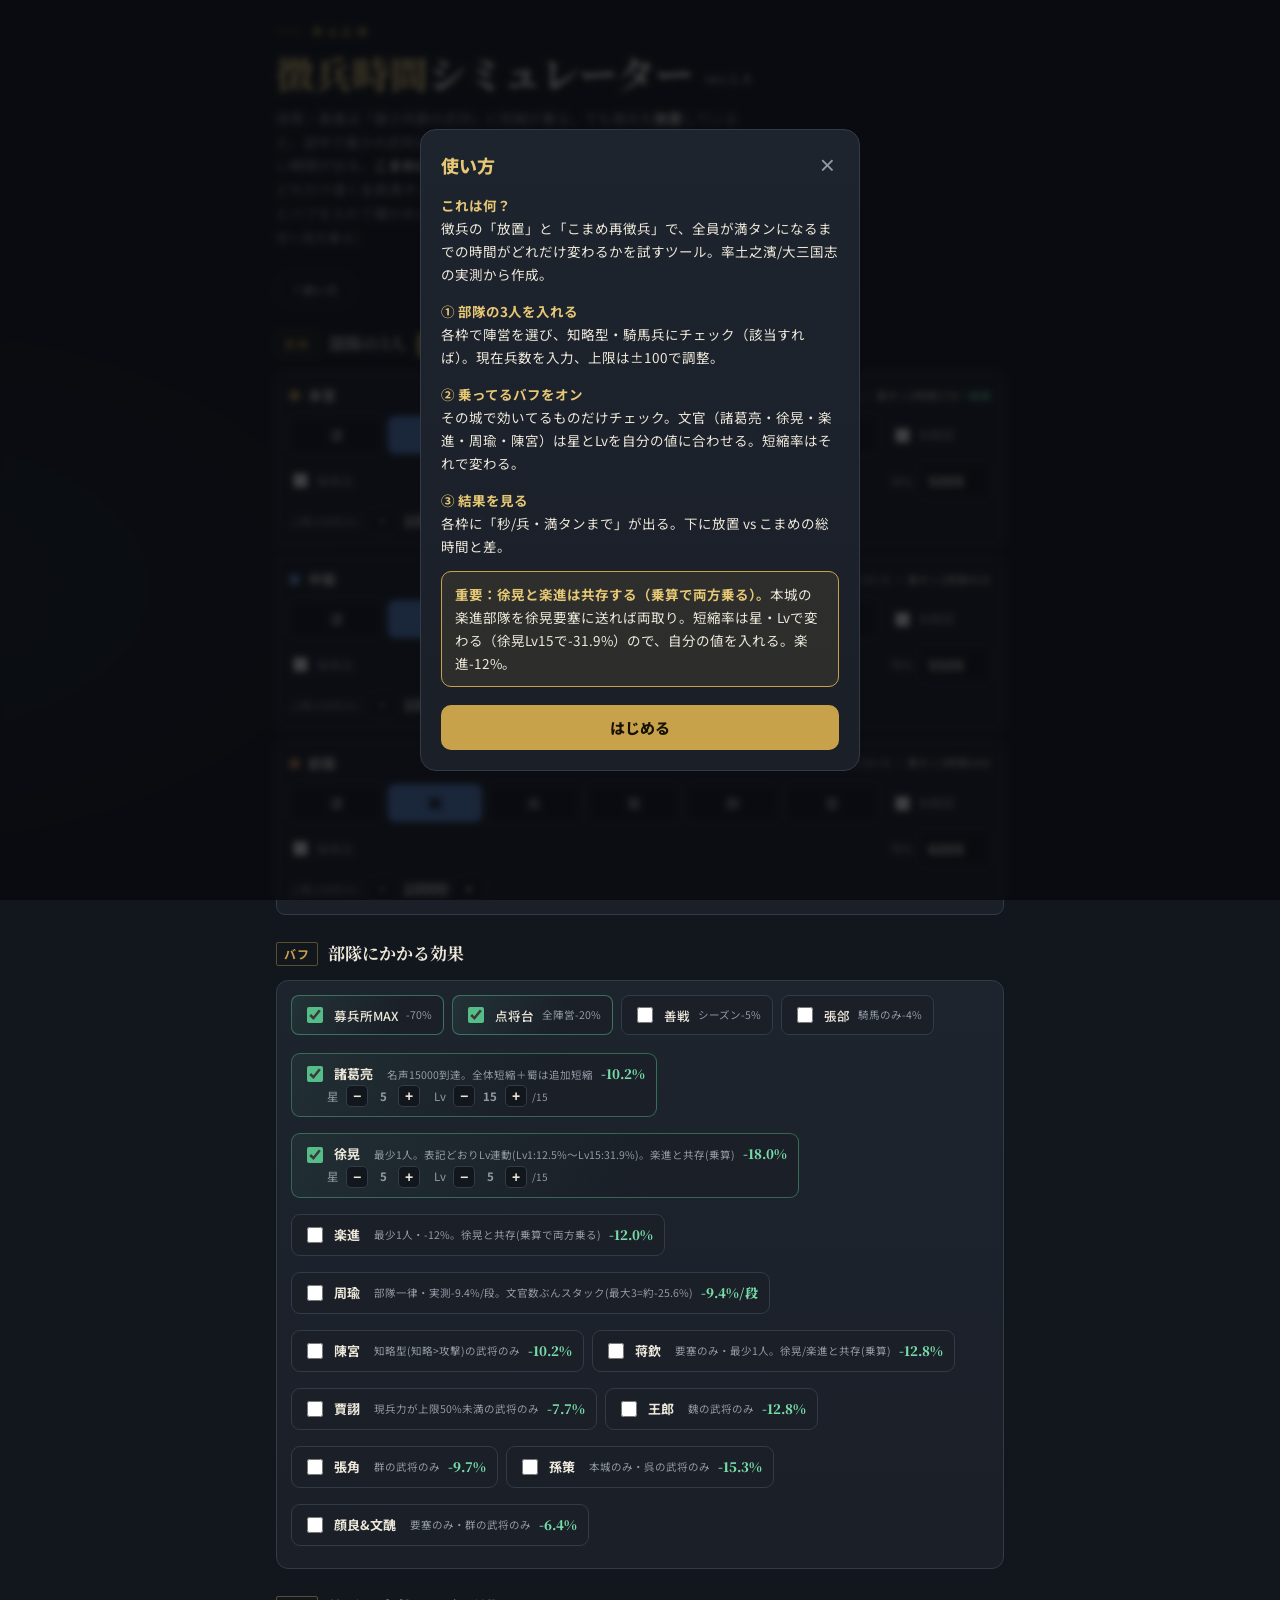
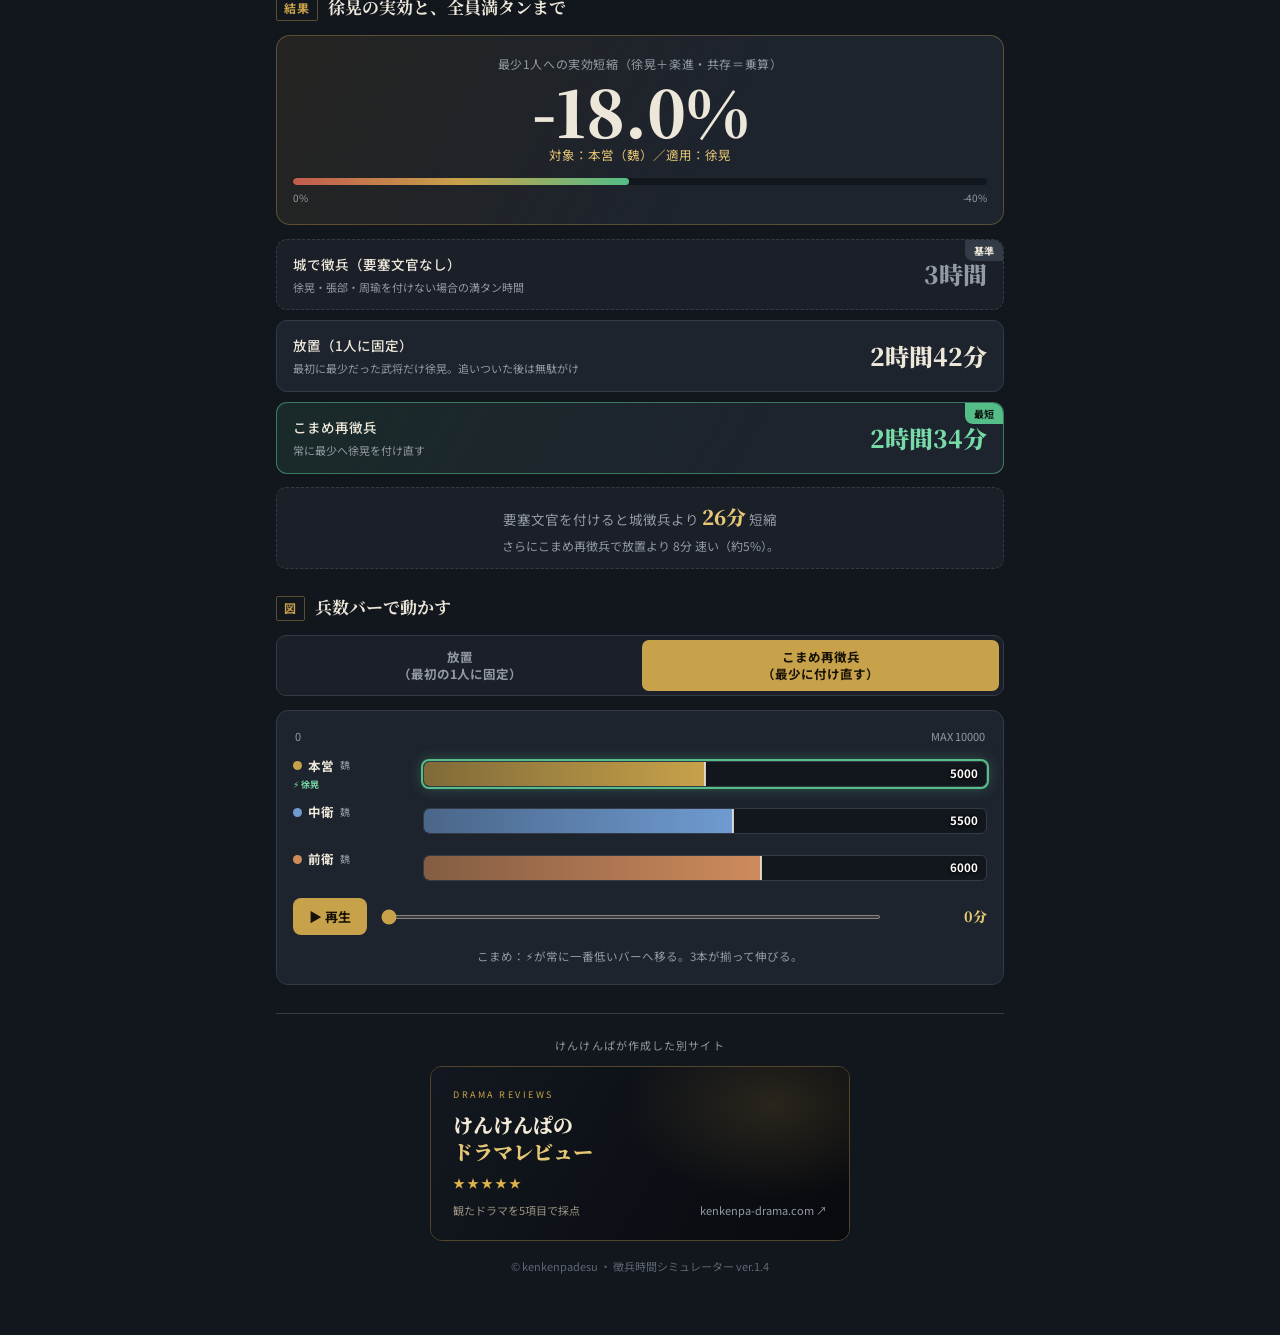
<file: index.html>
<!DOCTYPE html>
<html lang="ja">
<head>
<!-- Google Tag Manager -->
<script>(function(w,d,s,l,i){w[l]=w[l]||[];w[l].push({'gtm.start':
new Date().getTime(),event:'gtm.js'});var f=d.getElementsByTagName(s)[0],
j=d.createElement(s),dl=l!='dataLayer'?'&l='+l:'';j.async=true;j.src=
'https://www.googletagmanager.com/gtm.js?id='+i+dl;f.parentNode.insertBefore(j,f);
})(window,document,'script','dataLayer','GTM-NK4MCM9C');</script>
<!-- End Google Tag Manager -->
<meta charset="UTF-8">
<meta name="viewport" content="width=device-width, initial-scale=1.0">
<title>徴兵時間シミュレーター — 率土之濱/大三国志</title>
<link rel="icon" href="favicon.svg" type="image/svg+xml">
<link rel="icon" href="favicon-32.png" sizes="32x32" type="image/png">
<link rel="apple-touch-icon" href="favicon-256.png">
<meta name="description" content="率土之濱/大三国志の徴兵時間シミュレーター。放置とこまめ再徴兵でどれだけ変わるかを試せる。">
<meta property="og:type" content="website">
<meta property="og:title" content="徴兵時間シミュレーター — 率土之濱/大三国志">
<meta property="og:description" content="放置 vs こまめ徴兵、どれだけ変わる？ 陣営・文官・兵種ぜんぶ実測から計算。">
<meta property="og:image" content="https://kenkenpadesu.github.io/daisangokushi/ogp.png">
<meta property="og:image:width" content="1200">
<meta property="og:image:height" content="630">
<meta name="twitter:card" content="summary_large_image">
<meta name="twitter:title" content="徴兵時間シミュレーター — 率土之濱/大三国志">
<meta name="twitter:description" content="放置 vs こまめ徴兵、どれだけ変わる？">
<meta name="twitter:image" content="https://kenkenpadesu.github.io/daisangokushi/ogp.png">
<link rel="preconnect" href="https://fonts.googleapis.com">
<link rel="preconnect" href="https://fonts.gstatic.com" crossorigin>
<link href="https://fonts.googleapis.com/css2?family=Noto+Serif+JP:wght@500;700;900&family=Noto+Sans+JP:wght@400;500;700&display=swap" rel="stylesheet">
<style>
  :root{
    --ink:#12161d; --ink2:#1a1f28; --panel:#1e242e; --panel2:#242b36; --line:#333b47;
    --gold:#c8a24a; --gold-hi:#e6c774; --jade:#54bd88; --jade-hi:#77dba7;
    --clay:#cf8b5c; --steel:#6f9bd1; --verm:#c25b4e; --parch:#ece7d9; --mute:#939aa4;
  }
  *{box-sizing:border-box}
  html,body{margin:0;padding:0}
  body{
    background:radial-gradient(1200px 500px at 80% -10%, rgba(200,162,74,.10), transparent 60%),
      radial-gradient(900px 500px at -10% 20%, rgba(111,155,209,.08), transparent 55%), var(--ink);
    color:var(--parch); font-family:"Noto Sans JP",system-ui,sans-serif; line-height:1.7;
    -webkit-font-smoothing:antialiased;
  }
  .wrap{max-width:760px;margin:0 auto;padding:22px 16px 60px}
  .eyebrow{font-size:11px;letter-spacing:.32em;color:var(--gold);font-weight:700;
    margin-bottom:10px;display:flex;align-items:center;gap:10px}
  .eyebrow::before{content:"";width:26px;height:1px;background:var(--gold);opacity:.7}
  h1{font-family:"Noto Serif JP",serif;font-weight:900;font-size:clamp(24px,6.6vw,38px);line-height:1.16;margin:0 0 12px}
  h1 .accent{color:var(--gold-hi)}
  .lede{color:var(--mute);font-size:14px;margin:0 0 24px;max-width:58ch}
  .lede b{color:var(--parch);font-weight:700}
  section{margin-bottom:24px}
  .sec-title{font-family:"Noto Serif JP",serif;font-weight:700;font-size:17px;margin:0 0 13px;display:flex;align-items:baseline;gap:10px}
  .sec-title .no{font-size:12px;color:var(--gold);font-weight:700;letter-spacing:.1em;
    border:1px solid rgba(200,162,74,.4);border-radius:2px;padding:1px 7px;font-family:"Noto Sans JP";flex:none;position:relative;top:-1px}
  .panel{background:linear-gradient(180deg,var(--panel),var(--ink2));border:1px solid var(--line);border-radius:12px;padding:14px}

  .cmd{border:1px solid var(--line);border-radius:9px;padding:11px 12px;margin-bottom:9px;background:var(--ink2)}
  .cmd-head{display:flex;align-items:center;gap:8px;margin-bottom:9px}
  .cmd-head .dot{width:11px;height:11px;border-radius:50%;flex:none}
  .cmd-head .pos{font-weight:700;font-size:14px}
  .cmd-head .spd{margin-left:auto;font-size:10.5px;color:var(--mute);font-variant-numeric:tabular-nums}
  .cmd-head .spd .fillt{color:var(--parch)}
  .cmd-head .spd .jk{color:var(--jade-hi);font-weight:700}
  .cmd-grid{display:grid;grid-template-columns:1fr auto;gap:9px 12px;align-items:center}
  .seg{display:flex;background:var(--ink);border:1px solid var(--line);border-radius:7px;padding:3px;gap:3px}
  .seg button{flex:1;background:transparent;border:none;color:var(--mute);font-family:"Noto Sans JP";
    font-size:12px;font-weight:700;padding:6px 4px;border-radius:5px;cursor:pointer;white-space:nowrap}
  .seg button.on{background:var(--gold);color:#171205}
  .facbtns{display:flex;flex-wrap:wrap;gap:6px}
  .facbtn{flex:1 1 auto;min-width:44px;background:var(--ink);border:1.5px solid var(--line);
    border-radius:7px;color:var(--mute);font-family:"Noto Sans JP";font-size:14px;font-weight:700;
    padding:8px 4px;cursor:pointer;transition:.12s}
  .facbtn.on{background:var(--fc);border-color:var(--fc);color:#12161d}
  .facbtn:not(.on):hover{border-color:var(--fc);color:var(--parch)}
  .d-note{font-size:10.5px;color:var(--mute);font-weight:400;margin-left:6px}
  .d-head .d-val{margin-left:auto}
  .num-field{display:flex;align-items:center;gap:6px}
  .num-field label{font-size:11px;color:var(--mute);white-space:nowrap}
  .num-field input{width:72px;background:var(--ink);border:1px solid var(--line);border-radius:6px;color:var(--parch);
    font-family:"Noto Sans JP";font-size:15px;font-weight:700;padding:6px 8px;font-variant-numeric:tabular-nums}
  .num-field input:focus{outline:none;border-color:var(--gold)}
  .chip{display:inline-flex;align-items:center;gap:6px;font-size:12px;color:var(--mute);cursor:pointer;user-select:none;white-space:nowrap}
  .chip input{width:15px;height:15px;accent-color:var(--jade)}

  .buffs{display:flex;flex-wrap:wrap;gap:8px}
  .buff{display:flex;align-items:center;gap:8px;background:var(--ink2);border:1px solid var(--line);border-radius:8px;
    padding:8px 11px;font-size:12.5px;font-weight:500;cursor:pointer;user-select:none}
  .buff input{width:16px;height:16px;accent-color:var(--jade)}
  .buff.on{border-color:rgba(84,189,136,.5);background:linear-gradient(120deg,rgba(84,189,136,.10),var(--ink2) 70%)}
  .buff .sub{color:var(--mute);font-size:10.5px;font-weight:400}
  .stepper{display:inline-flex;align-items:center;gap:6px;margin-left:2px}
  .stepper button{width:22px;height:22px;border-radius:5px;border:1px solid var(--line);background:var(--ink);
    color:var(--parch);font-size:14px;font-weight:700;cursor:pointer;line-height:1}
  .stepper span{min-width:18px;text-align:center;font-weight:700;font-variant-numeric:tabular-nums}
  .buffrow{display:flex;flex-wrap:wrap;gap:8px;margin-bottom:10px}
  .detsu{border:1px solid var(--line);border-radius:9px;padding:9px 11px;margin-bottom:8px;background:var(--ink2)}
  .detsu.on{border-color:rgba(84,189,136,.45);background:linear-gradient(120deg,rgba(84,189,136,.08),var(--ink2) 70%)}
  .d-head{display:flex;align-items:center;gap:8px;font-size:13px;cursor:pointer;user-select:none}
  .d-head input{width:16px;height:16px;accent-color:var(--jade)}
  .d-head .d-val{margin-left:auto;font-family:"Noto Serif JP";font-weight:900;color:var(--jade-hi);
    font-variant-numeric:tabular-nums}
  .d-sub{font-size:10.5px;color:var(--mute);margin:3px 0 8px 24px}
  .d-ctl{display:flex;flex-wrap:wrap;gap:14px;padding-left:24px}
  .mini{display:inline-flex;align-items:center;gap:5px;font-size:11.5px;color:var(--mute)}
  .cap{font-size:10px;color:var(--mute)}

  .hero{background:linear-gradient(120deg,rgba(200,162,74,.10),var(--panel) 60%);border:1px solid rgba(200,162,74,.35);
    border-radius:14px;padding:18px 16px;text-align:center;margin-bottom:14px}
  .hero .cap{font-size:12px;color:var(--mute);letter-spacing:.05em}
  .hero .big{font-family:"Noto Serif JP",serif;font-weight:900;font-size:clamp(40px,13vw,64px);line-height:1;margin:4px 0 2px;font-variant-numeric:tabular-nums}
  .hero .who{font-size:12.5px;color:var(--gold-hi)}
  .hero .scale{margin-top:12px;height:7px;border-radius:4px;background:var(--ink);overflow:hidden;position:relative}
  .hero .scale i{position:absolute;left:0;top:0;bottom:0;border-radius:4px;background:linear-gradient(90deg,var(--verm),var(--gold),var(--jade))}
  .hero .ends{display:flex;justify-content:space-between;font-size:10px;color:var(--mute);margin-top:4px}

  .cards{display:flex;flex-direction:column;gap:10px}
  .card{display:grid;grid-template-columns:1fr auto;align-items:center;gap:12px;border:1px solid var(--line);border-radius:11px;
    padding:13px 16px;background:var(--panel);position:relative;overflow:hidden}
  .card .k{font-size:13.5px;font-weight:500}
  .card .k small{display:block;color:var(--mute);font-size:11px;font-weight:400;margin-top:2px}
  .card .v{font-family:"Noto Serif JP",serif;font-weight:900;font-size:24px;font-variant-numeric:tabular-nums;text-align:right;line-height:1;white-space:nowrap}
  .card.best{border-color:rgba(84,189,136,.55);background:linear-gradient(120deg,rgba(84,189,136,.12),var(--panel) 65%)}
  .card.best .v{color:var(--jade-hi)}
  .card.best::before{content:"最短";position:absolute;top:0;right:0;background:var(--jade);color:#0c130f;font-size:10px;font-weight:700;padding:2px 9px;border-bottom-left-radius:8px}
  .card.meh .v{color:var(--parch)}
  .card.plain{background:var(--ink2);border-style:dashed}
  .card.plain .v{color:var(--mute)}
  .card.plain::before{content:"基準";position:absolute;top:0;right:0;background:var(--line);color:var(--parch);font-size:10px;font-weight:700;padding:2px 9px;border-bottom-left-radius:8px}
  .verdict{margin-top:13px;text-align:center;font-size:13.5px;color:var(--mute);background:var(--ink2);border:1px dashed var(--line);border-radius:10px;padding:12px 14px}
  .verdict b{font-family:"Noto Serif JP";font-weight:900;font-size:20px;color:var(--gold-hi);font-variant-numeric:tabular-nums}

  .toggle{display:flex;background:var(--ink2);border:1px solid var(--line);border-radius:10px;padding:4px;margin-bottom:14px;gap:4px}
  .toggle button{flex:1;background:transparent;border:none;color:var(--mute);font-family:"Noto Sans JP";font-size:12.5px;font-weight:700;padding:9px 6px;border-radius:7px;cursor:pointer;line-height:1.3}
  .toggle button.on{background:var(--gold);color:#171205}
  .chart-box{background:var(--panel);border:1px solid var(--line);border-radius:12px;padding:16px}
  .axis-row{display:flex;justify-content:space-between;font-size:11px;color:var(--mute);padding:0 2px 12px;font-variant-numeric:tabular-nums}
  .bar-row{display:grid;grid-template-columns:120px 1fr;align-items:center;gap:10px;margin-bottom:14px}
  .bar-name{font-weight:700;font-size:12.5px;display:flex;align-items:center;gap:6px;flex-wrap:wrap;line-height:1.25}
  .bar-name .dot{width:9px;height:9px;border-radius:50%}
  .bar-name .fac{font-size:10px;color:var(--mute);font-weight:400}
  .bar-name .badge{font-size:9px;color:var(--jade-hi);font-weight:700;opacity:0;transition:opacity .15s;width:100%}
  .bar-row.boosting .badge{opacity:1}
  .bar-track{position:relative;height:26px;background:var(--ink);border:1px solid var(--line);border-radius:6px;overflow:hidden}
  .bar-fill{position:absolute;left:0;top:0;bottom:0;border-radius:5px 0 0 5px}
  .bar-tick{position:absolute;top:-2px;bottom:-2px;width:2px;background:var(--parch);opacity:.85;transform:translateX(-1px)}
  .bar-val{position:absolute;top:50%;right:8px;transform:translateY(-50%);font-size:11.5px;font-weight:700;color:#fff;text-shadow:0 1px 3px #000,0 0 2px #000;font-variant-numeric:tabular-nums}
  .bar-row.boosting .bar-track{box-shadow:0 0 0 2px var(--jade),0 0 14px rgba(84,189,136,.45)}
  .bar-row.full .bar-track{box-shadow:0 0 0 1px rgba(200,162,74,.7)}
  .play-row{display:flex;align-items:center;gap:12px;margin-top:2px}
  .play{background:var(--gold);color:#171205;border:none;border-radius:8px;font-weight:700;font-family:"Noto Sans JP";font-size:13px;padding:9px 16px;cursor:pointer;white-space:nowrap}
  .play.playing{background:var(--panel2);color:var(--parch);border:1px solid var(--line)}
  #scrub{flex:1;accent-color:var(--gold);height:4px}
  .elapsed{font-family:"Noto Serif JP";font-weight:900;font-size:14px;color:var(--gold-hi);min-width:92px;text-align:right;font-variant-numeric:tabular-nums;white-space:nowrap}
  .chart-note{font-size:11.5px;color:var(--mute);text-align:center;margin:12px 4px 2px;line-height:1.6}
  .foot{margin-top:28px;border-top:1px solid var(--line);padding-top:22px}
  .foot-label{font-size:11px;color:var(--mute);letter-spacing:.1em;text-align:center;margin-bottom:12px}
  .drama-banner{display:block;text-decoration:none;max-width:420px;margin:0 auto;border-radius:12px;
    overflow:hidden;border:1px solid rgba(200,162,74,.35)}
  .drama-inner{position:relative;padding:20px 22px;
    background:radial-gradient(60% 90% at 82% 22%, rgba(200,162,74,.16), rgba(200,162,74,0) 60%), linear-gradient(120deg,#131820,#0c0f15 55%,#080a0e)}
  .drama-eyebrow{font-size:9px;color:var(--gold);letter-spacing:.28em;margin-bottom:8px}
  .drama-title{font-family:"Noto Serif JP",serif;font-size:20px;font-weight:900;color:#f2ead6;line-height:1.35}
  .drama-title span{color:var(--gold-hi)}
  .drama-stars{color:#e0b34a;font-size:12px;letter-spacing:2px;margin-top:8px}
  .drama-meta{display:flex;justify-content:space-between;align-items:flex-end;margin-top:8px;font-size:11px}
  .drama-meta span:first-child{color:#9a9382}
  .drama-meta span:last-child{color:var(--mute)}
  .drama-banner:hover{border-color:var(--gold)}
  .credit{text-align:center;font-size:11px;color:#5f6773;margin-top:16px}
  .foot b{color:var(--mute)}
  .ver{font-family:"Noto Sans JP";font-size:13px;font-weight:700;color:var(--mute);
    vertical-align:middle;margin-left:12px;letter-spacing:.02em}
  .inmode{float:right;display:inline-flex;gap:0;border:1px solid var(--line);border-radius:8px;overflow:hidden}
  .inmode button{background:transparent;border:none;color:var(--mute);font-family:"Noto Sans JP";
    font-size:11.5px;font-weight:700;padding:5px 12px;cursor:pointer}
  .inmode button.on{background:var(--gold);color:#171205}
  .lede .sub-note{color:var(--mute);font-size:.92em}
  .lede .warn{color:var(--gold-hi)}
  .howto-open{background:transparent;border:1px solid var(--line);color:var(--mute);
    font-family:"Noto Sans JP";font-size:12px;font-weight:700;border-radius:20px;
    padding:6px 16px;margin:0 0 24px;cursor:pointer}
  .howto-open:hover{border-color:var(--gold);color:var(--gold-hi)}
  .maxstep button{min-width:30px}
  .modal-bg{position:fixed;inset:0;background:rgba(8,10,14,.78);backdrop-filter:blur(3px);
    display:none;align-items:center;justify-content:center;padding:20px;z-index:50}
  .modal-bg.show{display:flex}
  .modal{background:linear-gradient(180deg,var(--panel),var(--ink2));border:1px solid var(--line);
    border-radius:16px;max-width:440px;width:100%;max-height:86vh;overflow:auto;padding:20px}
  .modal-h{display:flex;align-items:center;font-size:18px;font-weight:800;color:var(--gold-hi);
    margin-bottom:14px}
  .modal-x{margin-left:auto;background:transparent;border:none;color:var(--mute);font-size:26px;
    line-height:1;cursor:pointer;padding:0 4px}
  .modal-body p{font-size:13.5px;color:var(--parch);margin:0 0 14px}
  .modal-body b{color:var(--gold-hi)}
  .modal-body .key{background:rgba(200,162,74,.1);border:1px solid var(--gold);border-radius:10px;
    padding:11px 13px;color:var(--parch)}
  .modal-body .key b{color:var(--gold-hi)}
  .modal-go{width:100%;background:var(--gold);color:#171205;border:none;border-radius:10px;
    font-family:"Noto Sans JP";font-size:15px;font-weight:800;padding:12px;cursor:pointer;margin-top:4px}
</style>
</head>
<body>
<!-- Google Tag Manager (noscript) -->
<noscript><iframe src="https://www.googletagmanager.com/ns.html?id=GTM-NK4MCM9C"
height="0" width="0" style="display:none;visibility:hidden"></iframe></noscript>
<!-- End Google Tag Manager (noscript) -->
<div class="wrap">

  <div class="eyebrow">率土之濱</div>
  <h1><span class="accent">徴兵時間</span>シミュレーター<span class="ver">ver.1.4</span></h1>
  <p class="lede">
    徐晃・楽進は「最少兵数の武将」に短縮が乗る。でも徴兵を<b>放置</b>していると、途中で最少の武将が入れ替わって、
    せっかくの短縮が別の枠に活きない瞬間が出る。<b>こまめに徴兵し直して常に最少へ乗せ続ける</b>と、
    放置よりどれだけ速く全員満タンにできるか ── それを試すツール。自分の部隊とバフを入れて確かめる。
    <span class="sub-note">（各バフは時間に掛け算で効く。徐晃×楽進は共存＝両方乗る）</span>
  </p>
  <button class="howto-open" onclick="openHowto()">? 使い方</button>

  <section>
    <div class="sec-title"><span class="no">武将</span>部隊の3人
      <span class="inmode"><button id="imCur" class="on" onclick="setInMode('cur')">現在兵数</button><button id="imNeed" onclick="setInMode('need')">徴兵数</button></span>
    </div>
    <div id="cmds"></div>
  </section>

  <section>
    <div class="sec-title"><span class="no">バフ</span>部隊にかかる効果</div>
    <div class="panel"><div class="buffs" id="buffs"></div></div>
  </section>

  <section>
    <div class="sec-title"><span class="no">結果</span>徐晃の実効と、全員満タンまで</div>
    <div class="hero">
      <div class="cap">最少1人への実効短縮（徐晃＋楽進・共存＝乗算）</div>
      <div class="big" id="effVal">–</div>
      <div class="who" id="effWho"></div>
      <div class="scale"><i id="effBar"></i></div>
      <div class="ends"><span>0%</span><span>-40%</span></div>
    </div>
    <div class="cards" id="cards"></div>
    <div class="verdict" id="verdict"></div>
  </section>

  <section>
    <div class="sec-title"><span class="no">図</span>兵数バーで動かす</div>
    <div class="toggle">
      <button id="tgOnce" onclick="setMode('once')">放置<br>（最初の1人に固定）</button>
      <button id="tgActive" class="on" onclick="setMode('active')">こまめ再徴兵<br>（最少に付け直す）</button>
    </div>
    <div class="chart-box">
      <div class="axis-row"><span>0</span><span id="axisMax">MAX</span></div>
      <div id="bars"></div>
      <div class="play-row">
        <button id="playBtn" class="play" onclick="togglePlay()">▶ 再生</button>
        <input id="scrub" type="range" min="0" max="1000" value="0">
        <div class="elapsed" id="elapsed">0分</div>
      </div>
      <div class="chart-note" id="chartNote"></div>
    </div>
  </section>

  <div class="foot" id="foot">
    <div class="foot-label">けんけんぱが作成した別サイト</div>
    <a class="drama-banner" href="https://kenkenpa-drama.com/">
      <div class="drama-inner">
        <div class="drama-eyebrow">DRAMA REVIEWS</div>
        <div class="drama-title">けんけんぱの<br><span>ドラマレビュー</span></div>
        <div class="drama-stars">★★★★★</div>
        <div class="drama-meta"><span>観たドラマを5項目で採点</span><span>kenkenpa-drama.com ↗</span></div>
      </div>
    </a>
    <div class="credit">© kenkenpadesu ・ 徴兵時間シミュレーター ver.1.4</div>
  </div>
</div>

<div class="modal-bg" id="howto" onclick="if(event.target===this)closeHowto()">
  <div class="modal">
    <div class="modal-h">使い方<button class="modal-x" onclick="closeHowto()">×</button></div>
    <div class="modal-body">
      <p><b>これは何？</b><br>徴兵の「放置」と「こまめ再徴兵」で、全員が満タンになるまでの時間がどれだけ変わるかを試すツール。率土之濱/大三国志の実測から作成。</p>
      <p><b>① 部隊の3人を入れる</b><br>各枠で陣営を選び、知略型・騎馬兵にチェック（該当すれば）。現在兵数を入力、上限は±100で調整。</p>
      <p><b>② 乗ってるバフをオン</b><br>その城で効いてるものだけチェック。文官（諸葛亮・徐晃・楽進・周瑜・陳宮）は星とLvを自分の値に合わせる。短縮率はそれで変わる。</p>
      <p><b>③ 結果を見る</b><br>各枠に「秒/兵・満タンまで」が出る。下に放置 vs こまめの総時間と差。</p>
      <p class="key"><b>重要：徐晃と楽進は共存する（乗算で両方乗る）。</b>本城の楽進部隊を徐晃要塞に送れば両取り。短縮率は星・Lvで変わる（徐晃Lv15で-31.9%）ので、自分の値を入れる。楽進-12%。</p>
    </div>
    <button class="modal-go" onclick="closeHowto()">はじめる</button>
  </div>
</div>

<script>
const $=id=>document.getElementById(id);
const COL=['#c8a24a','#6f9bd1','#cf8b5c'], POS=['本営','中衛','前衛'];
// 乗算モデル: 徴兵時間 = 素 × ∏(1-短縮率)。実測(魏騎3人×3城)で確定
const F_BOO=0.30, F_TEN=0.80, F_ZEN=0.95, F_CHOK=0.96; // 募兵所-70%/点将台-20%/善戦-5%/張郃騎馬-4%
// 徐晃・楽進の短縮率は redOf() で算出（徐晃は表記%×0.5674、楽進は星Lv連動）
// 文官のLv1短縮率(小数)。Lv1→15で×2.552(全文官共通・実測確定)
const BASE1={joko:0.125,raku:0.047,shu:0.03672,chin:0.04,katsu:0.04,katsuShu:0.01,
  kaku:0.03,ourou:0.05,choukaku:0.038,sonsaku:0.06,shoukin:0.05,ganbun:0.025}; // 追加6文官(表記どおりLv連動)
const LV_STEP=0.11086; // 毎Lv +Lv1値×この割合(線形)
function lvEff(key,lv){return BASE1[key]*(1+LV_STEP*(lv-1));}
function lvCap(star){return 10+Math.max(0,Math.min(5,star));} // 星0→Lv10, 星5→Lv15
// 陣営→素速度ティア(漢=速い/群=遅い/他=普通)
const TIER={han:'fast',gi:'norm',go:'norm',shu:'norm',qun:'slow',shin:'slow'}; // 晋=群(slow)実測確定
const BASE_T={fast:9.998*0.900, norm:9.998, slow:9.998*1.100}; // 漢0.90/魏呉蜀1.00/群晋1.10。戍城(募+点+善戦+諸葛)呉2.047から確定
const FAC_LABEL={han:'漢',gi:'魏',go:'呉',shu:'蜀',qun:'群',shin:'晋'};
const FAC_LIST=['han','gi','go','shu','qun','shin'];
const FAC_COLOR={han:'#9b7bd4',gi:'#5b8fd6',go:'#cf5555',shu:'#4fb783',qun:'#d4af37',shin:'#5fc7d6'};
function baseRate(i){return BASE_T[TIER[CM[i].fac]];} // 素(ゼロバフ)。騎馬は素に内包

let CM=[
  {fac:'gi', zhi:false, cav:false, female:false, cur:5000, max:10000},
  {fac:'gi', zhi:false, cav:false, female:false, cur:5500, max:10000},
  {fac:'gi', zhi:false, cav:false, female:false, cur:6000, max:10000},
];
let BUFF={
  boo:true, ten:true, zen:false, chok:false,
  katsu:{on:true,  star:5, lv:15},
  joko:{on:true,  star:5, lv:5},
  raku:{on:false, star:5, lv:10},
  shu:{on:false,  star:5, lv:15, n:3},
  chin:{on:false, star:5, lv:15},
  kaku:{on:false, star:5, lv:15},     // 賈詡: 現在<上限50%の枠のみ
  ourou:{on:false, star:5, lv:15},    // 王郎: 魏のみ
  choukaku:{on:false, star:5, lv:15}, // 張角: 群のみ
  sonsaku:{on:false, star:5, lv:15},  // 孫策: 呉のみ(本城)
  shoukin:{on:false, star:5, lv:15},  // 蒋欽: 最少1人(要塞)・徐晃楽進と乗算共存
  ganbun:{on:false, star:5, lv:15},   // 顔良&文醜: 群のみ(要塞)
};
let MODE='active';

function fmt(min){min=Math.round(min);const h=Math.floor(min/60),m=min%60;if(h<=0)return m+'分';return h+'時間'+(m>0?m+'分':'');}
function facAlways(i){const c=CM[i],B=BUFF;let f=1; // 常時系バフの乗算積
  if(B.boo)f*=F_BOO; if(B.ten)f*=F_TEN; if(B.zen)f*=F_ZEN;
  if(B.chok&&c.cav)f*=F_CHOK;
  if(B.katsu.on){f*=(1-lvEff('katsu',B.katsu.lv)); if(c.fac==='shu')f*=(1-lvEff('katsuShu',B.katsu.lv));}
  if(B.shu.on)f*=Math.pow(1-lvEff('shu',B.shu.lv),B.shu.n); // 周瑜：実測-9.37%/段(3段で-25.6%)
  if(B.chin.on&&c.zhi)f*=(1-lvEff('chin',B.chin.lv));
  if(B.kaku.on && Math.min(c.cur,c.max) < c.max*0.5) f*=(1-lvEff('kaku',B.kaku.lv)); // 賈詡:現在<上限50%
  if(B.ourou.on && c.fac==='gi') f*=(1-lvEff('ourou',B.ourou.lv));     // 王郎:魏
  if(B.choukaku.on && c.fac==='qun') f*=(1-lvEff('choukaku',B.choukaku.lv)); // 張角:群
  if(B.sonsaku.on && c.fac==='go') f*=(1-lvEff('sonsaku',B.sonsaku.lv));   // 孫策:呉
  if(B.ganbun.on && c.fac==='qun') f*=(1-lvEff('ganbun',B.ganbun.lv));   // 顔良文醜:群
  return f;}
// 実測基準からのスケール: 徐晃=星5Lv15で-28%、楽進=星5Lv10で-12%
const RAKU_RED=0.12; // 楽進 実測-12%(星5Lv10)
function redOf(key){const b=BUFF[key];
  if(key==='raku') return RAKU_RED*lvEff('raku',b.lv)/lvEff('raku',10);
  return lvEff(key,b.lv); // 徐晃(joko)含め表記どおりのLv連動
}
function jokoRed(){return BUFF.joko.on?redOf('joko'):0;}
function rakuRed(){return BUFF.raku.on?redOf('raku'):0;}
function shoukinRed(){return BUFF.shoukin.on?redOf('shoukin'):0;}
function boostFactor(){return (1-jokoRed())*(1-rakuRed())*(1-shoukinRed());} // 最少1人。徐晃×楽進×蒋欽は乗算で共存
function boostOn(){return jokoRed()>0||rakuRed()>0||shoukinRed()>0;}
function boostWho(){const a=[];if(jokoRed()>0)a.push('徐晃');if(rakuRed()>0)a.push('楽進');if(shoukinRed()>0)a.push('蒋欽');return a.join('＋');}
function secWithout(i){return baseRate(i)*facAlways(i);}
function secWith(i){return baseRate(i)*facAlways(i)*boostFactor();}

function argminActive(v,max){let idx=-1,mn=Infinity;for(let i=0;i<3;i++){if(v[i]<max[i]-1e-6&&v[i]<mn){mn=v[i];idx=i;}}return idx;}
function castleTotal(){ // 要塞文官(徐晃・張郃・周瑜・蒋欽・顔良文醜)なしで各枠を満タンにする時間(分)
  const s={joko:BUFF.joko.on,chok:BUFF.chok,shu:BUFF.shu.on,shoukin:BUFF.shoukin.on,ganbun:BUFF.ganbun.on};
  BUFF.joko.on=false; BUFF.chok=false; BUFF.shu.on=false; BUFF.shoukin.on=false; BUFF.ganbun.on=false;
  let mx=0;
  for(let i=0;i<3;i++){const need=Math.max(0,CM[i].max-Math.min(CM[i].cur,CM[i].max)); mx=Math.max(mx,need*secWithout(i));}
  BUFF.joko.on=s.joko; BUFF.chok=s.chok; BUFF.shu.on=s.shu; BUFF.shoukin.on=s.shoukin; BUFF.ganbun.on=s.ganbun;
  return mx/60;
}
function simulate(strategy){
  const max=CM.map(c=>c.max), cur=CM.map(c=>Math.min(c.cur,c.max));
  const rBase=[0,1,2].map(i=>1/secWithout(i)), rBoost=[0,1,2].map(i=>1/secWith(i));
  const initMin=argminActive(cur,max);
  const dt=Math.max( Math.max(...max)/ Math.min(...rBase.map(r=>r)) /2500, 0.5);
  let v=cur.slice(),t=0,g=0,last=initMin,series=[{t:0,v:v.slice(),boost:initMin}],switches=[];
  while(v.some((x,i)=>x<max[i]-1e-6)&&g<300000){
    let boost=(boostOn())?((strategy==='once')?initMin:argminActive(v,max)):-1;
    if(strategy==='once'&&boost!==-1&&v[initMin]>=max[initMin]-1e-6)boost=-1;
    if(boost!==last&&boost!==-1){switches.push({t,idx:boost});last=boost;}
    for(let i=0;i<3;i++){if(v[i]<max[i]){const r=(i===boost)?rBoost[i]:rBase[i];v[i]=Math.min(max[i],v[i]+r*dt);}}
    t+=dt;g++;series.push({t,v:v.slice(),boost});
  }
  return {series,total:t/60,switches};
}

function renderCmds(){
  let h='';
  for(let i=0;i<3;i++){const c=CM[i];
    h+=`<div class="cmd">
      <div class="cmd-head"><span class="dot" style="background:${COL[i]}"></span><span class="pos">${POS[i]}</span><span class="spd" id="spd${i}"></span></div>
      <div class="cmd-grid">
        <div class="facbtns">${FAC_LIST.map(f=>`<button class="facbtn ${c.fac===f?'on':''}" style="--fc:${FAC_COLOR[f]}" onclick="setFac(${i},'${f}')">${FAC_LABEL[f]}</button>`).join('')}</div>
        <label class="chip"><input type="checkbox" ${c.zhi?'checked':''} onchange="setZhi(${i},this.checked)">知略型</label>
        <label class="chip"><input type="checkbox" ${c.cav?'checked':''} onchange="setCav(${i},this.checked)">騎馬兵</label>
        <div class="num-field"><label>${INMODE==='need'?'徴兵数':'現在'}</label><input type="number" value="${INMODE==='need'?Math.max(0,c.max-Math.min(c.cur,c.max)):c.cur}" inputmode="numeric" onchange="${INMODE==='need'?`setNeed(${i},this.value)`:`setCur(${i},this.value)`}"></div>
        <div class="num-field"><label>上限(100刻み)</label><span class="stepper maxstep"><button onclick="stepMax(${i},-100)">−</button><span>${c.max}</span><button onclick="stepMax(${i},100)">+</button></span></div>
      </div></div>`;}
  $('cmds').innerHTML=h;
}
function pct(x){return (x*100).toFixed(1)+'%';}
function detsuRow(key,name,note){
  const b=BUFF[key],cap=lvCap(b.star),val=redOf(key);
  const shuN = key==='shu' ? `<span class="mini">文官<span class="stepper"><button onclick="stepShu(-1)">−</button><span>${b.n}</span><button onclick="stepShu(1)">+</button></span></span>` : '';
  let ctl='';
  if(b.on){
    ctl=`<div class="d-ctl">
        <span class="mini">星<span class="stepper"><button onclick="setStar('${key}',-1)">−</button><span>${b.star}</span><button onclick="setStar('${key}',1)">+</button></span></span>
        <span class="mini">Lv<span class="stepper"><button onclick="setLv('${key}',-1)">−</button><span>${b.lv}</span><button onclick="setLv('${key}',1)">+</button></span><span class="cap">/${cap}</span></span>
        ${shuN}
      </div>`;
  }
  return `<div class="detsu ${b.on?'on':''}">
    <label class="d-head"><input type="checkbox" ${b.on?'checked':''} onchange="setBuff('${key}',this.checked)">
      <b>${name}</b><span class="d-note">${note}</span><span class="d-val">-${pct(val)}${key==='shu'?'/段':''}</span></label>
    ${ctl}
  </div>`;
}
function renderBuffs(){const b=BUFF;
  $('buffs').innerHTML=`
    <div class="buffrow">
      <label class="buff ${b.boo?'on':''}"><input type="checkbox" ${b.boo?'checked':''} onchange="setBuff('boo',this.checked)">募兵所MAX<span class="sub">-70%</span></label>
      <label class="buff ${b.ten?'on':''}"><input type="checkbox" ${b.ten?'checked':''} onchange="setBuff('ten',this.checked)">点将台<span class="sub">全陣営-20%</span></label>
      <label class="buff ${b.zen?'on':''}"><input type="checkbox" ${b.zen?'checked':''} onchange="setBuff('zen',this.checked)">善戦<span class="sub">シーズン-5%</span></label>
      <label class="buff ${b.chok?'on':''}"><input type="checkbox" ${b.chok?'checked':''} onchange="setBuff('chok',this.checked)">張郃<span class="sub">騎馬のみ-4%</span></label>
    </div>
    ${detsuRow('katsu','諸葛亮','名声15000到達。全体短縮＋蜀は追加短縮')}
    ${detsuRow('joko','徐晃','最少1人。表記どおりLv連動(Lv1:12.5%〜Lv15:31.9%)。楽進と共存(乗算)')}
    ${detsuRow('raku','楽進','最少1人・-12%。徐晃と共存(乗算で両方乗る)')}
    ${detsuRow('shu','周瑜','部隊一律・実測-9.4%/段。文官数ぶんスタック(最大3=約-25.6%)')}
    ${detsuRow('chin','陳宮','知略型(知略>攻撃)の武将のみ')}
    ${detsuRow('shoukin','蒋欽','要塞のみ・最少1人。徐晃/楽進と共存(乗算)')}
    ${detsuRow('kaku','賈詡','現兵力が上限50%未満の武将のみ')}
    ${detsuRow('ourou','王郎','魏の武将のみ')}
    ${detsuRow('choukaku','張角','群の武将のみ')}
    ${detsuRow('sonsaku','孫策','本城のみ・呉の武将のみ')}
    ${detsuRow('ganbun','顔良&文醜','要塞のみ・群の武将のみ')}`;
}
function setBuff(k,v){if(typeof BUFF[k]==='object')BUFF[k].on=v;else BUFF[k]=v;renderBuffs();recompute();}
function setStar(k,d){const b=BUFF[k];b.star=Math.max(0,Math.min(5,b.star+d));const cap=lvCap(b.star);if(b.lv>cap)b.lv=cap;renderBuffs();recompute();}
function setLv(k,d){const b=BUFF[k];const cap=lvCap(b.star);b.lv=Math.max(1,Math.min(cap,b.lv+d));renderBuffs();recompute();}
function stepShu(d){BUFF.shu.n=Math.max(0,Math.min(3,BUFF.shu.n+d));renderBuffs();recompute();}
function setFac(i,f){CM[i].fac=f;renderCmds();recompute();}
function setZhi(i,v){CM[i].zhi=v;recompute();}
function setCav(i,v){CM[i].cav=v;renderCmds();recompute();}
function setCur(i,v){CM[i].cur=Math.max(0,+v||0);recompute();}
function setNeed(i,v){const need=Math.max(0,+v||0);CM[i].cur=Math.max(0,CM[i].max-need);recompute();}
let INMODE='cur';
function setInMode(m){INMODE=m;$('imCur').classList.toggle('on',m==='cur');$('imNeed').classList.toggle('on',m==='need');renderCmds();recompute();}
function setMax(i,v){CM[i].max=Math.max(1,+v||1);recompute();}
function stepMax(i,d){CM[i].max=Math.max(100,CM[i].max+d);renderCmds();recompute();}

function recompute(){
  const _cur=CM.map(c=>Math.min(c.cur,c.max)), _max=CM.map(c=>c.max), _L=argminActive(_cur,_max);
  for(let i=0;i<3;i++){const el=$('spd'+i);if(el){
    const boosted=(i===_L&&boostOn()), rate=boosted?secWith(i):secWithout(i), need=Math.max(0,_max[i]-_cur[i]);
    el.innerHTML=rate.toFixed(2)+'秒/兵<span class="fillt"> ・ 満タン'+fmt(need*rate/60)+(boosted?' <span class="jk">⚡'+boostWho()+'</span>':'')+'</span>';
  }}
  const once=simulate('once'), active=simulate('active');
  window._R={once,active};
  const max=CM.map(c=>c.max), cur=CM.map(c=>Math.min(c.cur,c.max)), L=argminActive(cur,max);
  if(boostOn()&&L>=0){
    const eff=1-boostFactor();
    $('effVal').textContent='-'+(eff*100).toFixed(1)+'%';
    $('effWho').textContent='対象：'+POS[L]+'（'+FAC_LABEL[CM[L].fac]+'）／適用：'+boostWho();
    const p=Math.max(0,Math.min(1,eff/0.40));
    $('effBar').style.width=(6+p*94)+'%';
  }else{$('effVal').textContent='—';$('effWho').textContent='徐晃・楽進オフ';$('effBar').style.width='0%';}
  const save=once.total-active.total;
  const castle=castleTotal();
  const saveByGen=castle-active.total; // 要塞文官(徐晃張郃周瑜)を付けたことによる短縮
  $('cards').innerHTML=[
    {k:'城で徴兵（要塞文官なし）',s:'徐晃・張郃・周瑜を付けない場合の満タン時間',v:castle,cls:'plain'},
    {k:'放置（1人に固定）',s:'最初に最少だった武将だけ徐晃。追いついた後は無駄がけ',v:once.total,cls:'meh'},
    {k:'こまめ再徴兵',s:'常に最少へ徐晃を付け直す',v:active.total,cls:'best'},
  ].map(c=>`<div class="card ${c.cls}"><div class="k">${c.k}<small>${c.s}</small></div><div class="v">${fmt(c.v)}</div></div>`).join('');
  const pct=once.total>0?Math.round(save/once.total*100):0;
  $('verdict').innerHTML = saveByGen<0.5
    ? `要塞文官(徐晃・張郃・周瑜)を付けても差は <b>ほぼ0分</b><br><span style="font-size:12px">この兵数・環境では付ける手間に見合わない。</span>`
    : `要塞文官を付けると城徴兵より <b>${fmt(saveByGen)}</b> 短縮<br><span style="font-size:12px">${save<0.5?'放置とこまめの差はほぼ0分。':`さらにこまめ再徴兵で放置より ${fmt(save)} 速い（約${pct}%）。`}</span>`;
  renderBars();
}

let PLAYING=false,RAF=null,PROG=0;
function commonH(){const R=window._R;return Math.max(R.once.total,R.active.total)/60;}
function currentSim(){return MODE==='once'?window._R.once:window._R.active;}
function setMode(m){MODE=m;$('tgOnce').classList.toggle('on',m==='once');$('tgActive').classList.toggle('on',m==='active');renderBars();}
function renderBars(){
  const R=window._R;if(!R)return;
  const sim=currentSim(), cH=commonH(), tH=cH*PROG, totalH=sim.total/60, N=sim.series.length;
  const frac=totalH>0?Math.min(tH,totalH)/totalH:0; let idx=Math.round(frac*(N-1));
  if(idx<0)idx=0; if(idx>N-1)idx=N-1;
  const pt=sim.series[idx], finished=tH>=totalH-1e-9;
  let html='';
  for(let c=0;c<3;c++){
    const val=pt.v[c], mx=CM[c].max, pct=Math.max(0,Math.min(100,val/mx*100));
    const boosting=(pt.boost===c)&&!finished&&val<mx-1e-6, full=val>=mx-1e-6;
    html+=`<div class="bar-row ${boosting?'boosting':''} ${full?'full':''}">
      <div class="bar-name"><span class="dot" style="background:${COL[c]}"></span>${POS[c]}
        <span class="fac">${FAC_LABEL[CM[c].fac]}${CM[c].zhi?'/知':''}</span><span class="badge">⚡ ${boostWho()||'徐晃'}</span></div>
      <div class="bar-track">
        <div class="bar-fill" style="width:${pct.toFixed(1)}%;background:linear-gradient(90deg,${COL[c]}99,${COL[c]})"></div>
        <div class="bar-tick" style="left:${pct.toFixed(1)}%"></div>
        <div class="bar-val">${Math.round(val)}${full?' <span style="color:var(--gold-hi)">満</span>':''}</div>
      </div></div>`;
  }
  $('bars').innerHTML=html;
  $('axisMax').textContent='MAX '+Math.max(...CM.map(c=>c.max));
  $('scrub').value=Math.round(PROG*1000);
  $('elapsed').textContent=finished?('✓ '+fmt(totalH*60)+'で完了'):fmt(tH*60);
  $('chartNote').textContent=(MODE==='once')
    ?'放置：最初に最少だった武将が先に満タン→徐晃が消滅。残りは通常速度で遅れる。'
    :'こまめ：⚡が常に一番低いバーへ移る。3本が揃って伸びる。';
}
function frame(){if(!PLAYING)return;PROG+=1/(7*60);
  if(PROG>=1){PROG=1;PLAYING=false;$('playBtn').classList.remove('playing');$('playBtn').textContent='▶ もう一度';}
  renderBars();if(PLAYING)RAF=requestAnimationFrame(frame);}
function togglePlay(){
  if(PLAYING){PLAYING=false;cancelAnimationFrame(RAF);$('playBtn').classList.remove('playing');$('playBtn').textContent='▶ 再生';return;}
  if(PROG>=1)PROG=0;PLAYING=true;$('playBtn').classList.add('playing');$('playBtn').textContent='⏸ 停止';RAF=requestAnimationFrame(frame);}

function openHowto(){$('howto').classList.add('show');}
function closeHowto(){$('howto').classList.remove('show');}

renderCmds(); renderBuffs(); recompute();
openHowto();
$('scrub').addEventListener('input',e=>{PLAYING=false;cancelAnimationFrame(RAF);
  $('playBtn').classList.remove('playing');$('playBtn').textContent='▶ 再生';PROG=(+e.target.value)/1000;renderBars();});
</script>
</body>
</html>
</file>
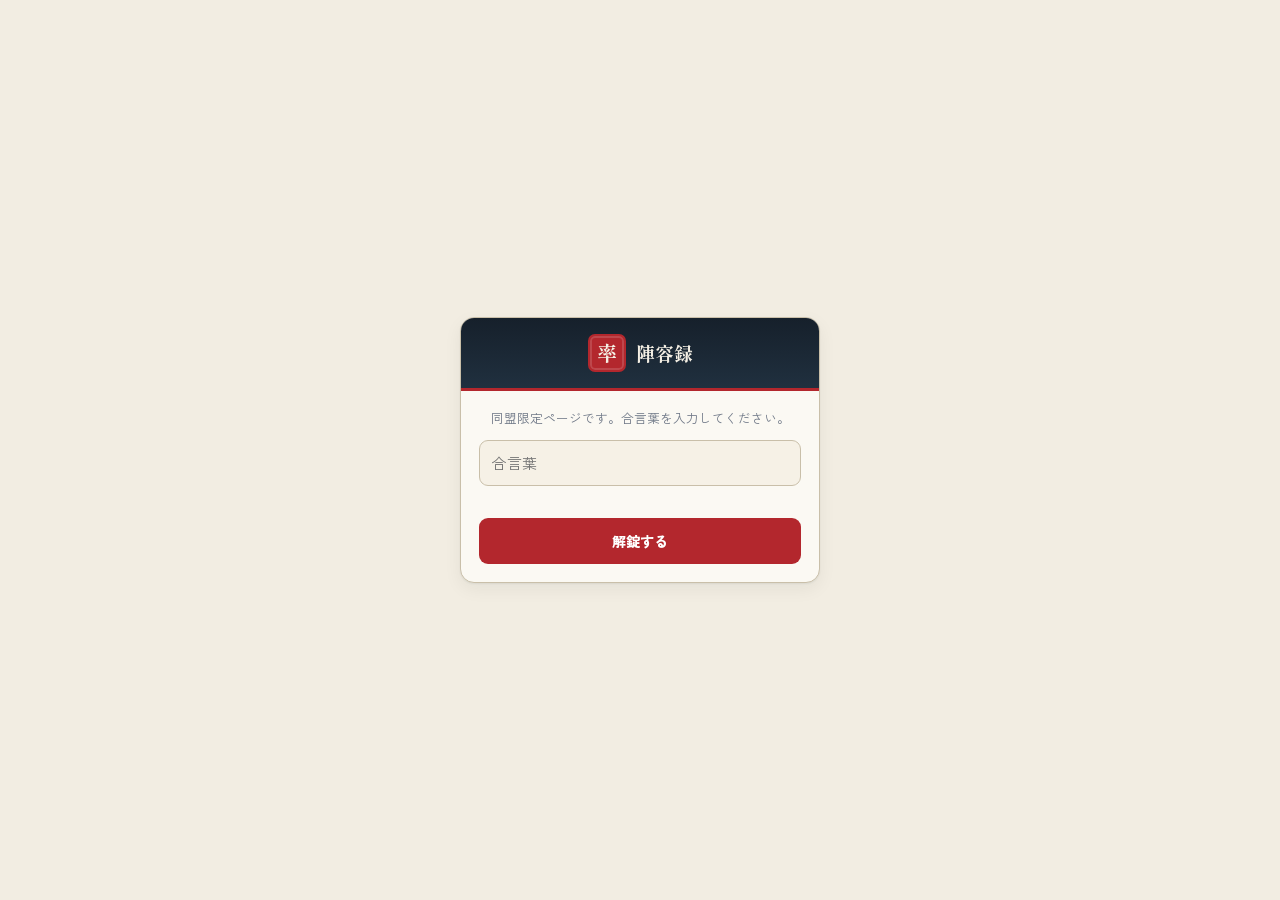
<file: butai-hensei/jissen_01/index.html>
<!DOCTYPE html>
<html lang="ja"><head><meta charset="utf-8">
<meta name="viewport" content="width=device-width, initial-scale=1">
<meta name="robots" content="noindex,nofollow">
<meta name="theme-color" content="#16202b">
<title>率土之滨 陣容録</title>
<link rel="preconnect" href="https://fonts.googleapis.com">
<link rel="preconnect" href="https://fonts.gstatic.com" crossorigin>
<link href="https://fonts.googleapis.com/css2?family=Shippori+Mincho:wght@600;700;800&family=Zen+Kaku+Gothic+New:wght@400;500;700&display=swap" rel="stylesheet">
<link rel="stylesheet" href="style.css">
</head>
<body>

<!-- 合言葉ゲート -->
<div class="gate" id="gate">
  <div class="gate-box">
    <div class="gate-head"><div class="seal mincho">率</div><h2>陣容録</h2></div>
    <form class="gate-body" id="gateForm">
      <p>同盟限定ページです。合言葉を入力してください。</p>
      <input type="password" id="gatePass" placeholder="合言葉" autocomplete="off">
      <div class="gate-err" id="gateErr"></div>
      <button type="submit">解錠する</button>
    </form>
  </div>
</div>

<div id="app" hidden>
<div class="topctrls">
  <label class="theme-toggle" title="昼／夜モード切替">
    <span class="tlabel" id="themeLabel">昼</span>
    <span class="switch"><input type="checkbox" id="themeSwitch" role="switch" aria-label="ダークモード切替"><span class="track"></span><span class="thumb" id="themeThumb">☀</span></span>
  </label>
</div>
<header>
  <div class="hwrap">
    <div class="brand">
      <div class="seal mincho">率</div>
      <div>
        <h1>率土之滨 陣容録</h1>
        <div class="sub">同盟限定 ／ 編成ボード（理論）＋ 実戦編成</div>
      </div>
    </div>
    <div class="tabs" role="tablist">
      <button class="tab" id="tab-theory" role="tab" aria-selected="true">📋 理論</button>
      <button class="tab" id="tab-real" role="tab" aria-selected="false">⚔ 実戦</button>
    </div>
  </div>
</header>

<main>
  <section class="view">
    <div class="jn-notice" id="notice" hidden>理論データ（編成ボード）を読み込めませんでした。実戦のみ表示しています。</div>
    <div class="tiernav" id="nav" role="tablist"></div>
    <div class="toolbar">
      <label class="search">
        <span aria-hidden="true">🔍</span>
        <input id="q" type="search" placeholder="武将名・部隊名・戦法で検索" autocomplete="off">
      </label>
      <span class="count" id="count"></span>
    </div>
    <div class="grid" id="grid"></div>
  </section>
</main>
</div>

<script src="app.js"></script>
</body></html>
</file>
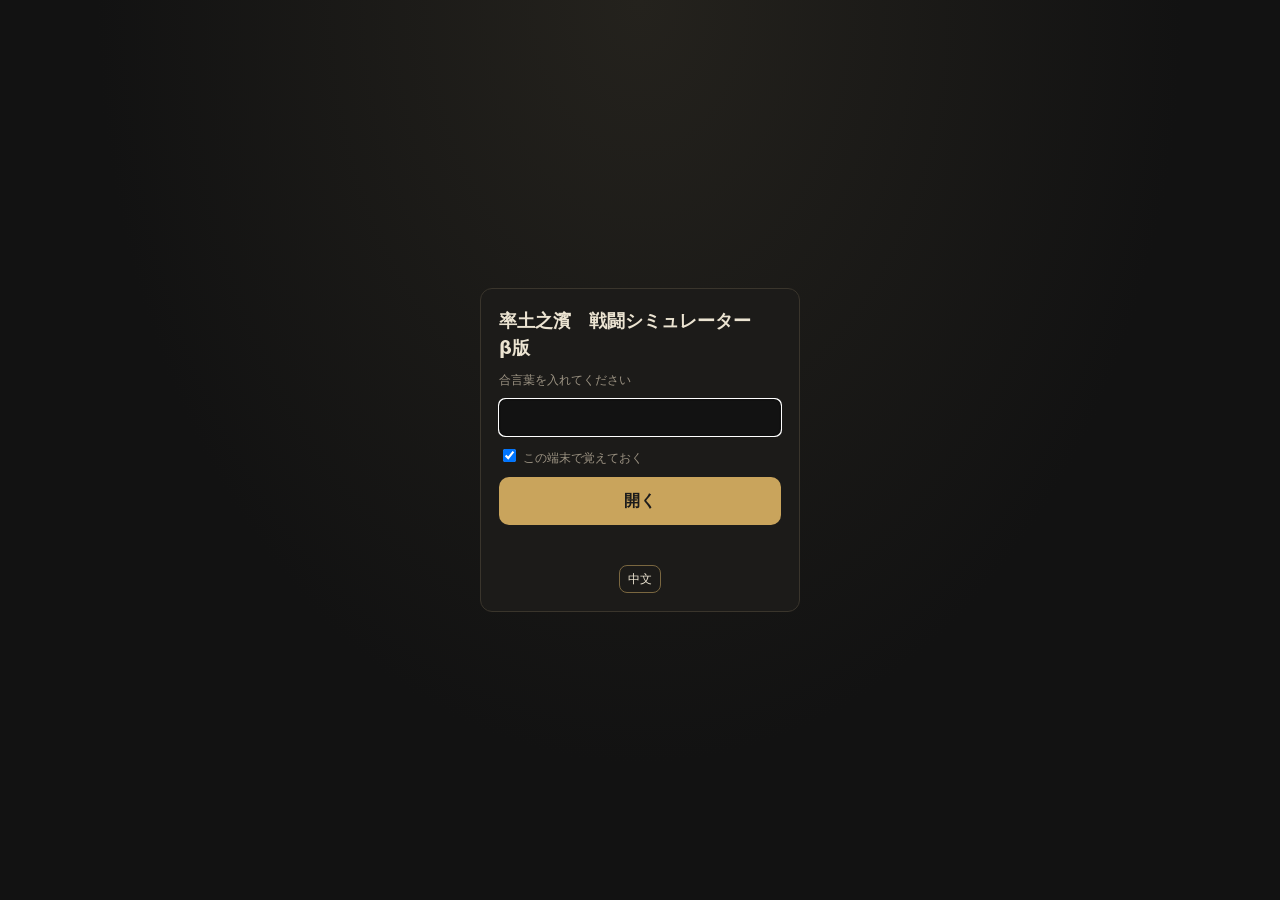
<file: butai-hensei/sim/index.html>
<!DOCTYPE html>
<html lang="ja">
<head>
<meta charset="utf-8">
<!-- Google Tag Manager（部隊編成ボードと同じ） -->
<script>(function(w,d,s,l,i){w[l]=w[l]||[];w[l].push({'gtm.start':new Date().getTime(),event:'gtm.js'});var f=d.getElementsByTagName(s)[0],j=d.createElement(s),dl=l!='dataLayer'?'&l='+l:'';j.async=true;j.src='https://www.googletagmanager.com/gtm.js?id='+i+dl;f.parentNode.insertBefore(j,f);})(window,document,'script','dataLayer','GTM-NK4MCM9C');</script>
<meta name="viewport" content="width=device-width, initial-scale=1">
<meta name="robots" content="noindex, nofollow, noarchive, nosnippet, noimageindex">
<meta name="googlebot" content="noindex, nofollow, noarchive, nosnippet, noimageindex">
<meta name="description" content="部隊を組んで、戦闘を何度も再現。勝率・残り兵力を比較できます（仲間内専用）。">
<!-- OGP（仲間内でリンクを共有したときのカード） -->
<meta property="og:type" content="website">
<meta property="og:site_name" content="ゆんぱーく">
<meta property="og:title" content="率土之濱　戦闘シミュレーター　β版">
<meta property="og:description" content="部隊を組んで、戦闘を何度も再現。勝率・残り兵力を比較できます（仲間内専用）。">
<meta property="og:image" content="https://kenkenpadesu.github.io/daisangokushi/butai-hensei/sim/ogp.png">
<meta property="og:image:width" content="1200">
<meta property="og:image:height" content="630">
<meta property="og:url" content="https://kenkenpadesu.github.io/daisangokushi/butai-hensei/sim/">
<meta property="og:locale" content="ja_JP">
<meta name="twitter:card" content="summary_large_image">
<meta name="twitter:title" content="率土之濱　戦闘シミュレーター　β版">
<meta name="twitter:description" content="部隊を組んで、戦闘を何度も再現。勝率・残り兵力を比較できます（仲間内専用）。">
<meta name="twitter:image" content="https://kenkenpadesu.github.io/daisangokushi/butai-hensei/sim/ogp.png">
<title>率土之濱　戦闘シミュレーター　β版</title>
<!-- ゆなっこモード用フォント（ゆんぱーくと同じ） -->
<link rel="preconnect" href="https://fonts.googleapis.com">
<link rel="preconnect" href="https://fonts.gstatic.com" crossorigin>
<link href="https://fonts.googleapis.com/css2?family=Zen+Maru+Gothic:wght@500;700;900&family=Mochiy+Pop+One&display=swap" rel="stylesheet">
<link rel="stylesheet" href="css/sim.css">
</head>
<body>
<noscript><iframe src="https://www.googletagmanager.com/ns.html?id=GTM-NK4MCM9C" height="0" width="0" style="display:none;visibility:hidden"></iframe></noscript>
<section id="gate" class="gate">
  <form id="gateForm" class="gate-box" autocomplete="off">
    <h1>率土之濱　戦闘シミュレーター　β版</h1>
    <p class="small">合言葉を入れてください</p>
    <input id="gatePass" type="password" aria-label="合言葉">
    <label class="small"><input type="checkbox" id="gateRemember" checked> この端末で覚えておく</label>
    <button type="submit" class="primary">開く</button>
    <p id="gateMsg" class="gate-msg" aria-live="polite"></p>
    <button type="button" id="gateLang" class="ghost lang-btn">中文</button>
  </form>
</section>

<div id="app" hidden>
<header class="top">
  <h1>率土之濱　戦闘シミュレーター　β版</h1>
  <div class="top-btns">
    <button type="button" id="helpBtn" class="ghost lang-btn">使い方</button>
    <button type="button" id="langBtn" class="ghost lang-btn" aria-label="言語の切り替え">中文</button>
    <button type="button" id="themeBtn" class="ghost" aria-label="夜/昼の切り替え">🌙</button>
  </div>
</header>

<main>
  <div class="teams">
  <section class="team" id="teamA" data-side="A">
    <div class="team-head">
      <h2 class="side-title side-a">攻撃側</h2>
      <div class="team-tools">
        <select class="preset" aria-label="部隊を読み込む"></select>
        <button type="button" class="ghost team-board">ボード読込</button>
        <button type="button" class="ghost team-ocr">スクショ読込</button>
        <button type="button" class="ghost team-save">保存</button>
        <button type="button" class="ghost team-del">削除</button>
      </div>
    </div>
    <div class="team-sum"></div>
    <div class="formation"></div>
  </section>

  <section class="team" id="teamD" data-side="D">
    <div class="team-head">
      <h2 class="side-title side-d">防御側</h2>
      <div class="team-tools">
        <select class="preset" aria-label="部隊を読み込む"></select>
        <button type="button" class="ghost team-board">ボード読込</button>
        <button type="button" class="ghost team-ocr">スクショ読込</button>
        <button type="button" class="ghost team-save">保存</button>
        <button type="button" class="ghost team-del">削除</button>
      </div>
    </div>
    <div class="team-sum"></div>
    <div class="formation"></div>
  </section>

  </div>

  <section class="settings">
    <label>回数
      <select id="repeat">
        <option value="10">10回</option>
        <option value="30" selected>30回</option>
        <option value="100">100回</option>
      </select>
    </label>
    <label>戦う場所
      <select id="terrain">
        <option value="field" selected>建築物なし</option>
        <option value="building">建築物あり</option>
      </select>
    </label>
    <p class="small">武将カードを押すと、レベル・赤・兵力・配分を変えられます</p>
  </section>

  <button type="button" id="runBtn" class="primary">戦わせる</button>
  <div id="status" class="status" aria-live="polite"></div>
  <progress id="progress" class="progress" max="1" value="0" hidden></progress>

  <section id="result" class="result battle-view" hidden>
    <div class="bv-wrap">
      <div class="bv-side bv-a" data-side="A"></div>
      <div class="bv-center">
        <div class="bv-outcome"></div>
        <div class="bv-summary">
          <span class="bv-sum-title">【<span class="bv-total"></span>戦の結果】</span>
          <span class="bv-rates"></span>
          <div class="bv-pick">
            <button type="button" class="bv-prev" aria-label="前の戦闘">◀</button>
            <span class="bv-index"></span>
            <button type="button" class="bv-next" aria-label="次の戦闘">▶</button>
          </div>
        </div>
      </div>
      <div class="bv-side bv-d" data-side="D"></div>
    </div>
    <div class="bv-slider">
      <label for="turnSlider" class="bv-slider-head"><span>表示するターン</span><span class="bv-turn"></span></label>
      <input type="range" id="turnSlider" min="0" max="1" value="1">
      <div class="bv-ticks"></div>
    </div>
    <div class="bv-actions">
      <button type="button" class="bv-btn" id="statsBtn">統計</button>
      <button type="button" class="bv-btn" id="turnLogBtn">このターンの戦報</button>
    </div>
    <ul class="warnings"></ul>
  </section>

  <section id="stats" class="stats-view" hidden>
    <div class="sv-tabs" role="tablist">
      <button type="button" class="sv-tab on" data-tab="hero" role="tab">武将統計</button>
      <button type="button" class="sv-tab" data-tab="skill" role="tab">戦法統計</button>
      <span class="sv-note"></span>
    </div>
    <div class="sv-body"></div>
  </section>

  <section id="log" class="log" hidden>
    <div class="log-head">
      <h2 class="log-title">戦報（1戦目）</h2>
      <label class="small"><input type="checkbox" id="detailToggle"> 細かい効果も表示</label>
    </div>
    <div class="log-body"></div>
  </section>

  <p class="footnote">戦闘計算は stzb_watcher の戦闘エンジン（2026-07時点のデータ）を元にしています。⚠＝発動条件の一部が未再現、✕＝データが無く使えない戦法。</p>
</main>

<dialog id="picker" class="picker">
  <form method="dialog" class="picker-box">
    <div class="picker-head">
      <h2 id="pickerTitle">選択</h2>
      <button type="submit" class="ghost" value="cancel" aria-label="閉じる">✕</button>
    </div>
    <input id="pickerSearch" type="search" placeholder="名前で検索（日本語・中国語）" autocomplete="off">
    <div class="picker-filters" id="pickerFilters"></div>
    <ul id="pickerList" class="picker-list"></ul>
  </form>
</dialog>
<dialog id="helpDialog" class="picker help-dialog">
  <div class="picker-box">
    <div class="picker-head"><h2 id="helpTitle">使い方</h2></div>
    <div id="helpBody" class="help-body"></div>
    <div class="help-foot">
      <label class="gm-check"><input type="checkbox" id="helpNoShow"><span id="helpNoShowText">次から表示しない</span></label>
      <button type="button" id="helpClose" class="primary">はじめる</button>
    </div>
  </div>
</dialog>
<dialog id="preDialog" class="picker pre-dialog">
  <div class="picker-box">
    <div class="picker-head"><h2>戦わせる前に確認してください</h2></div>
    <p class="small pre-note">次の点が気になります。項目を押すと、その武将の詳細を開きます。</p>
    <div id="preBody" class="pre-body"></div>
    <div class="pre-foot">
      <button type="button" id="preBack" class="ghost">戻って直す</button>
      <button type="button" id="preGo" class="primary">このまま戦わせる</button>
    </div>
  </div>
</dialog>
<dialog id="ocrDialog" class="picker ocr-dialog">
  <form method="dialog" class="picker-box">
    <div class="picker-head">
      <h2 id="ocrTitle">スクショ読込</h2>
      <button type="submit" class="ghost" value="cancel" aria-label="閉じる">✕</button>
    </div>
    <p id="ocrMsg" class="small ocr-msg" aria-live="polite"></p>
    <div id="ocrBody" class="ocr-body"></div>
    <details id="ocrAdjust" class="ocr-adjust" hidden></details>
    <div class="ocr-foot"><button type="button" id="ocrApply" class="primary" hidden>この部隊を入れる</button></div>
  </form>
</dialog>
<dialog id="boardDialog" class="picker">
  <form method="dialog" class="picker-box">
    <div class="picker-head">
      <h2 id="boardTitle">部隊を選ぶ</h2>
      <button type="submit" class="ghost" value="cancel" aria-label="閉じる">✕</button>
    </div>
    <p class="small">編成ボードの保存画像に入っていた部隊です。武将と第二・第三戦法を読み込みます（レベル・兵種・宝物は初期値になります）。</p>
    <ul id="boardList" class="picker-list"></ul>
  </form>
</dialog>
</div>

<script type="module" src="js/loader.js"></script>
<!-- トップへ戻る（ダークモード用。ゆなっこモードではゆなっこちゃんが担当） -->
<button type="button" id="topBtn" class="top-btn" aria-label="トップへ">↑</button>
<!-- ゆなっこちゃん（ゆなっこモードのときだけ表示） -->
<div class="yc" id="yc"><div class="yc-in" id="ycin">
  <div class="yc-bubble" id="ycb"></div>
  <button class="yc-snd" id="ycsnd" type="button" aria-label="ボイスのオン・オフ" aria-pressed="true">🔊</button>
  <button class="yc-up" id="ycup" type="button">↑ トップへ</button>
  <button class="yc-chr" id="ycchr" type="button" aria-label="ゆなっこちゃん"><img id="ycimg" src="yuna/yuna-chara1.webp" alt=""></button>
</div></div>
<div class="yc-load" id="ycload"><img src="yuna/yuna-load.webp" alt=""><span>loading中<i>.</i><i>.</i><i>.</i></span></div>
</body>
</html>
</file>
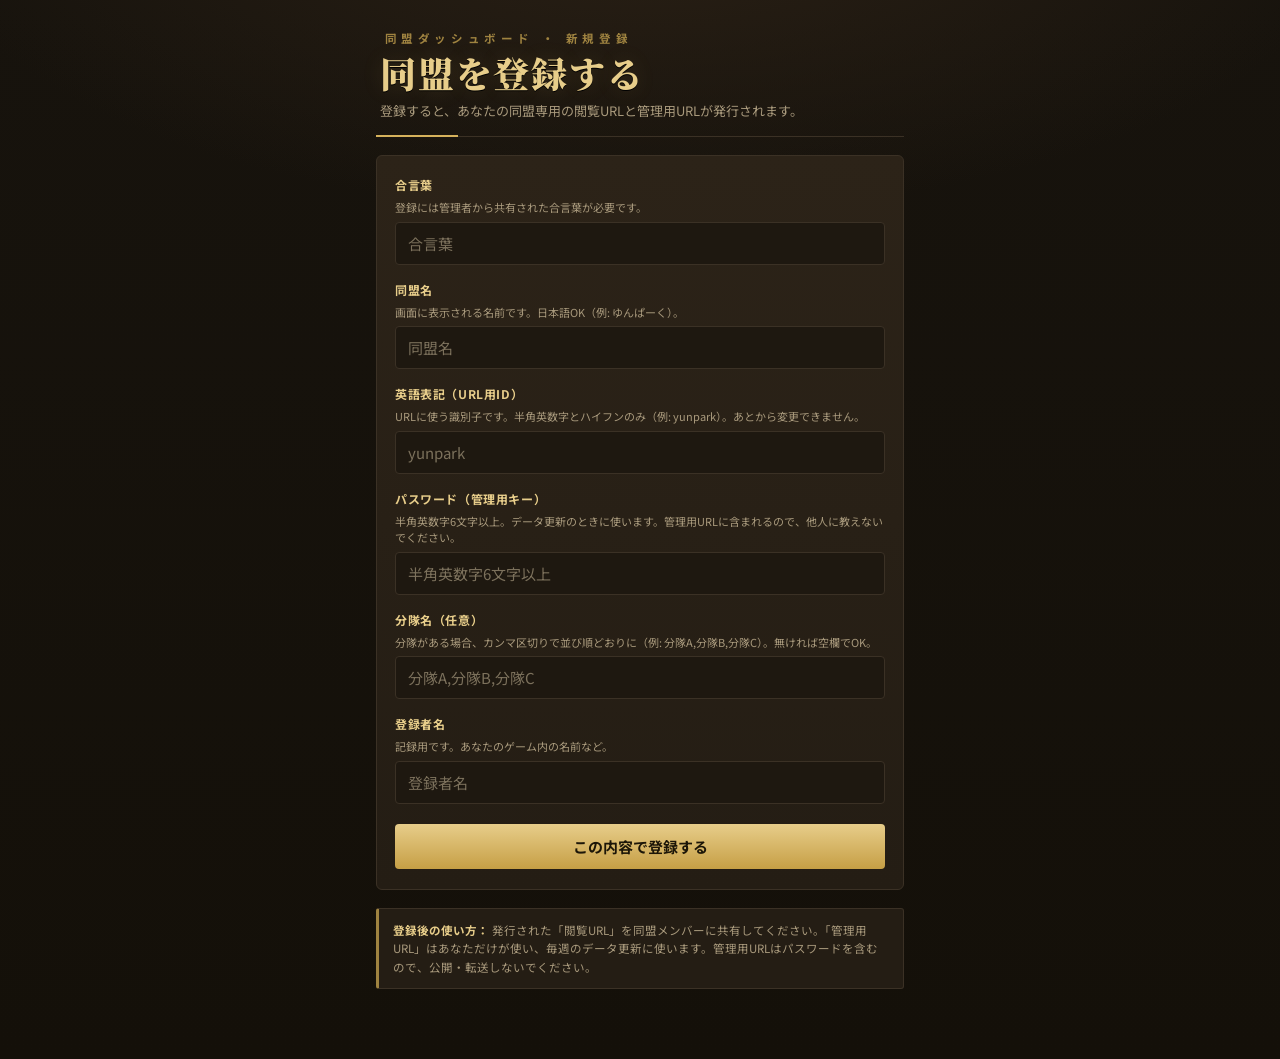
<file: alliance-stats/register.html>
<!DOCTYPE html>
<html lang="ja">
<head>
<meta charset="UTF-8">
<meta name="viewport" content="width=device-width, initial-scale=1.0">
<title>同盟登録 — 武勲・勢力値ダッシュボード</title>
<link rel="icon" type="image/svg+xml" href="../favicon.svg">
<link rel="preconnect" href="https://fonts.googleapis.com">
<link rel="preconnect" href="https://fonts.gstatic.com" crossorigin>
<link href="https://fonts.googleapis.com/css2?family=Noto+Serif+JP:wght@500;700;900&family=Noto+Sans+JP:wght@400;500;700&display=swap" rel="stylesheet">
<style>
:root{--ink:#17130d;--ink2:#1e1810;--panel:#241d14;--panel2:#2c2318;--line:#3b3125;--line2:#4a3d2c;
--gold:#d6b25c;--gold-dim:#9f8340;--gold-soft:#e7cd8a;--paper:#ece2cd;--muted:#a8997c;
--jade:#79c39a;--jade-dim:#3c6b52;--verm:#dd6e5a;--verm-dim:#7a3a30;}
*{box-sizing:border-box;margin:0;padding:0}
html{-webkit-text-size-adjust:100%}
body{background:radial-gradient(1200px 500px at 50% -8%,#2a2015 0%,rgba(42,32,21,0) 60%),linear-gradient(180deg,#17130d,#141009);
color:var(--paper);font-family:"Noto Sans JP",system-ui,sans-serif;min-height:100vh;line-height:1.5;-webkit-font-smoothing:antialiased}
.wrap{max-width:560px;margin:0 auto;padding:0 16px 70px}
.masthead{padding:30px 4px 16px;border-bottom:1px solid var(--line);position:relative}
.masthead::after{content:"";position:absolute;left:0;bottom:-1px;width:82px;height:2px;background:var(--gold)}
.kicker{font-size:11.5px;letter-spacing:.4em;color:var(--gold-dim);font-weight:700;text-indent:.4em}
.title{font-family:"Noto Serif JP",serif;font-weight:900;color:var(--gold-soft);font-size:clamp(24px,6vw,36px);letter-spacing:.05em;line-height:1.1;margin-top:6px;text-shadow:0 1px 0 #000,0 0 22px rgba(214,178,92,.14)}
.subtitle{color:var(--muted);font-size:13px;margin-top:8px}
.card{background:linear-gradient(180deg,var(--panel2),var(--panel));border:1px solid var(--line);border-radius:6px;padding:20px 18px;margin-top:18px}
.field{margin-bottom:16px}
.field label{display:block;font-size:12px;color:var(--gold-soft);font-weight:700;letter-spacing:.05em;margin-bottom:5px}
.field .hint{font-size:11px;color:var(--muted);margin-bottom:6px;line-height:1.5}
.field input{width:100%;background:var(--ink2);border:1px solid var(--line);color:var(--paper);border-radius:4px;padding:10px 12px;font-family:inherit;font-size:15px;outline:none}
.field input:focus{border-color:var(--gold-dim);box-shadow:0 0 0 2px rgba(214,178,92,.12)}
.field input::placeholder{color:#7c715c}
.btn{width:100%;padding:12px;border:0;border-radius:4px;font-weight:700;cursor:pointer;font-family:inherit;font-size:15px;background:linear-gradient(180deg,#e7cd8a,#c69f45);color:#1c1608;margin-top:4px}
.btn:disabled{opacity:.5;cursor:not-allowed}
.msg{margin-top:16px;padding:13px 15px;border-radius:4px;font-size:13px;line-height:1.6;display:none}
.msg.err{display:block;border:1px solid var(--verm-dim);background:rgba(221,110,90,.08);color:var(--verm)}
.msg.ok{display:block;border:1px solid var(--jade-dim);background:rgba(121,195,154,.08);color:var(--paper)}
.msg.ok b{color:var(--jade)}
.urlbox{margin-top:10px;padding:10px;background:var(--ink2);border:1px solid var(--line2);border-radius:4px;font-family:ui-monospace,monospace;font-size:12px;word-break:break-all;color:var(--gold-soft)}
.copybtn{margin-top:8px;padding:7px 14px;font-size:12px;border:1px solid var(--line2);background:var(--ink2);color:var(--gold-soft);border-radius:4px;cursor:pointer;font-family:inherit;font-weight:700}
.note{font-size:11.5px;color:var(--muted);margin-top:18px;padding:12px 14px;border:1px solid var(--line);border-left:3px solid var(--gold-dim);border-radius:3px;background:var(--panel);line-height:1.6}
.note b{color:var(--gold-soft)}
</style>
</head>
<body>
<div class="wrap">
  <header class="masthead">
    <div class="kicker">同盟ダッシュボード ・ 新規登録</div>
    <h1 class="title">同盟を登録する</h1>
    <p class="subtitle">登録すると、あなたの同盟専用の閲覧URLと管理用URLが発行されます。</p>
  </header>

  <div class="card">
    <div class="field">
      <label>合言葉</label>
      <div class="hint">登録には管理者から共有された合言葉が必要です。</div>
      <input id="inviteCode" type="text" placeholder="合言葉" autocomplete="off">
    </div>

    <div class="field">
      <label>同盟名</label>
      <div class="hint">画面に表示される名前です。日本語OK（例: ゆんぱーく）。</div>
      <input id="displayName" type="text" placeholder="同盟名" autocomplete="off">
    </div>

    <div class="field">
      <label>英語表記（URL用ID）</label>
      <div class="hint">URLに使う識別子です。半角英数字とハイフンのみ（例: yunpark）。あとから変更できません。</div>
      <input id="allianceId" type="text" placeholder="yunpark" autocomplete="off" autocapitalize="off">
    </div>

    <div class="field">
      <label>パスワード（管理用キー）</label>
      <div class="hint">半角英数字6文字以上。データ更新のときに使います。管理用URLに含まれるので、他人に教えないでください。</div>
      <input id="password" type="text" placeholder="半角英数字6文字以上" autocomplete="off">
    </div>

    <div class="field">
      <label>分隊名（任意）</label>
      <div class="hint">分隊がある場合、カンマ区切りで並び順どおりに（例: 分隊A,分隊B,分隊C）。無ければ空欄でOK。</div>
      <input id="squadOrder" type="text" placeholder="分隊A,分隊B,分隊C" autocomplete="off">
    </div>

    <div class="field">
      <label>登録者名</label>
      <div class="hint">記録用です。あなたのゲーム内の名前など。</div>
      <input id="registrant" type="text" placeholder="登録者名" autocomplete="off">
    </div>

    <button id="submitBtn" class="btn">この内容で登録する</button>

    <div id="msg" class="msg"></div>
  </div>

  <div class="note">
    <b>登録後の使い方：</b> 発行された「閲覧URL」を同盟メンバーに共有してください。「管理用URL」はあなただけが使い、毎週のデータ更新に使います。管理用URLはパスワードを含むので、公開・転送しないでください。
  </div>
</div>

<script>
(function () {
  'use strict';

  // ==== ここを自分のGASデプロイURLに書き換える（index.html と同じURL）====
  const GAS_URL = "https://script.google.com/macros/s/AKfycbw4P8tBv7jBM53nQ4mi9kfsU2zl62C0OKdnSUnxX1HluuQe5MdRKArTL2wdc9T8BNkU/exec";

  // 発行URLの組み立てに使う、このダッシュボードの公開URL（末尾スラッシュまで）
  const DASHBOARD_URL = location.href.replace(/register\.html.*$/, '') ;

  const $ = id => document.getElementById(id);
  const msg = $('msg');

  function show(kind, html) { msg.className = 'msg ' + kind; msg.innerHTML = html; }

  $('submitBtn').addEventListener('click', async () => {
    const payload = {
      action: 'register',
      inviteCode: $('inviteCode').value.trim(),
      displayName: $('displayName').value.trim(),
      allianceId: $('allianceId').value.trim(),
      password: $('password').value.trim(),
      squadOrder: $('squadOrder').value.trim(),
      registrant: $('registrant').value.trim()
    };

    // 画面側でも軽くチェック（本チェックはGAS側）
    if (!payload.inviteCode) return show('err', '合言葉を入力してください。');
    if (!payload.displayName) return show('err', '同盟名を入力してください。');
    if (!/^[a-z0-9-]+$/i.test(payload.allianceId)) return show('err', '英語表記は半角英数字とハイフンのみで入力してください。');
    if (!/^[a-z0-9]{6,}$/i.test(payload.password)) return show('err', 'パスワードは半角英数字6文字以上にしてください。');

    const btn = $('submitBtn');
    btn.disabled = true;
    show('ok', '登録中…');

    try {
      const res = await fetch(GAS_URL, { method: 'POST', body: JSON.stringify(payload) });
      const data = await res.json();
      if (data.error) { show('err', data.error); btn.disabled = false; return; }

      const viewUrl = DASHBOARD_URL + '?alliance=' + encodeURIComponent(data.allianceId);
      const adminUrl = viewUrl + '&key=' + encodeURIComponent(data.token);
      show('ok',
        '<b>登録が完了しました。</b> 下のURLを控えてください。<br><br>' +
        '■ 閲覧URL（メンバーに共有）<div class="urlbox" id="vurl">' + viewUrl + '</div>' +
        '<button class="copybtn" data-t="vurl">閲覧URLをコピー</button><br><br>' +
        '■ 管理用URL（あなた専用・公開しない）<div class="urlbox" id="aurl">' + adminUrl + '</div>' +
        '<button class="copybtn" data-t="aurl">管理用URLをコピー</button>'
      );
      msg.querySelectorAll('.copybtn').forEach(b => {
        b.addEventListener('click', () => {
          const text = document.getElementById(b.dataset.t).textContent;
          navigator.clipboard.writeText(text).then(() => { b.textContent = 'コピーしました'; setTimeout(() => { b.textContent = b.dataset.t === 'vurl' ? '閲覧URLをコピー' : '管理用URLをコピー'; }, 1500); });
        });
      });
    } catch (err) {
      show('err', '通信エラー: ' + err.message);
      btn.disabled = false;
    }
  });
})();
</script>
</body>
</html>
</file>
<file: butai-hensei/jissen_01/style.css>
:root{
  --ink:#16202b; --ink2:#20303f; --paper:#f2ede2; --card:#fbf9f3; --card2:#f6f1e6;
  --line:#ddd3c0; --line2:#c9bfa9; --text:#1d2733; --muted:#6f7887; --seal:#b3272d; --seal-d:#8f1f24;
  --t0:#c0392b; --t0m:#cf7a34; --t1:#2f6fb0; --t2:#4f8f4a;
  --ok:#2f7d4f; --warn:#c0392b;
  --shadow:0 1px 2px rgba(20,30,40,.06),0 6px 18px rgba(20,30,40,.06);
}
*{box-sizing:border-box}
html,body{margin:0;padding:0}
body{
  font-family:"Zen Kaku Gothic New",system-ui,sans-serif;
  color:var(--text); background:var(--paper);
  -webkit-font-smoothing:antialiased; line-height:1.5;
}
.mincho{font-family:"Shippori Mincho",serif;}
a{color:inherit}

/* header */
header{
  position:sticky; top:0; z-index:40;
  background:linear-gradient(180deg,var(--ink),var(--ink2));
  color:#f4efe4; border-bottom:3px solid var(--seal);
}
.hwrap{max-width:1180px;margin:0 auto;padding:14px 200px 14px 18px;display:flex;align-items:center;gap:16px;flex-wrap:wrap}
@media(max-width:640px){.hwrap{padding-right:110px}.topctrls{top:10px;right:10px}}
.brand{display:flex;align-items:center;gap:12px;min-width:0}
.seal{
  flex:none;width:44px;height:44px;border:2px solid var(--seal);border-radius:7px;
  display:grid;place-items:center;color:#f4efe4;background:var(--seal);
  font-family:"Shippori Mincho",serif;font-weight:800;font-size:22px;line-height:1;
  box-shadow:inset 0 0 0 2px rgba(255,255,255,.15);
}
.brand h1{font-family:"Shippori Mincho",serif;font-weight:800;font-size:19px;margin:0;letter-spacing:.02em}
.brand .sub{font-size:11.5px;color:#b9c2ce;margin-top:2px;letter-spacing:.04em}
.tabs{display:flex;gap:6px;margin-left:auto;background:rgba(255,255,255,.07);padding:5px;border-radius:12px;width:100%;max-width:420px}
.tab{
  appearance:none;border:0;background:transparent;color:#cdd5df;flex:1;
  font-family:inherit;font-weight:800;font-size:15px;padding:11px 14px;border-radius:9px;cursor:pointer;white-space:nowrap;
}
.tab[aria-selected="true"]{background:var(--paper);color:var(--ink)}
.tab:focus-visible{outline:2px solid #fff;outline-offset:2px}

main{max-width:1180px;margin:0 auto;padding:12px 14px}
.view[hidden]{display:none}

/* controls */
.toolbar{display:flex;gap:8px;flex-wrap:wrap;align-items:center;margin-bottom:8px}
.chips{display:flex;gap:6px;flex-wrap:wrap}
.chip{
  border:1px solid var(--line2);background:var(--card);color:var(--text);
  font-family:inherit;font-weight:700;font-size:12.5px;padding:6px 12px;border-radius:999px;cursor:pointer;
}
.chip[aria-pressed="true"]{background:var(--ink);color:#f4efe4;border-color:var(--ink)}
.chip.t0[aria-pressed="true"]{background:var(--t0);border-color:var(--t0)}
.chip.t0m[aria-pressed="true"]{background:var(--t0m);border-color:var(--t0m)}
.chip.t1[aria-pressed="true"]{background:var(--t1);border-color:var(--t1)}
.chip.t2[aria-pressed="true"]{background:var(--t2);border-color:var(--t2)}
.search{
  flex:1;min-width:200px;max-width:340px;display:flex;align-items:center;gap:8px;
  background:var(--card);border:1px solid var(--line2);border-radius:9px;padding:6px 11px;
}
.search input{border:0;background:transparent;font-family:inherit;font-size:13px;width:100%;outline:none;color:var(--text)}
.count{margin-left:auto;color:var(--muted);font-size:12.5px}

/* tier badge */
.tier{
  flex:none;font-family:"Shippori Mincho",serif;font-weight:800;color:#fff;
  border-radius:6px;padding:3px 9px;font-size:13px;letter-spacing:.03em;min-width:44px;text-align:center;
}
.tier.T0{background:var(--t0)} .tier.T0-{background:var(--t0m)}
.tier.T1{background:var(--t1)} .tier.T2-{background:var(--t2)}
.tier.SUTA{background:#ca7a34}

/* tier tab nav */
.tiernav{
  position:sticky; top:var(--htop,70px); z-index:30;
  display:flex; gap:8px; overflow-x:auto; -webkit-overflow-scrolling:touch;
  padding:12px 0 10px; margin:-6px -2px 12px; background:var(--paper);
  border-bottom:1px solid var(--line);
}
.tiernav::-webkit-scrollbar{height:0}
.tnav{
  flex:none; border:1px solid var(--line2); background:var(--card); color:var(--text);
  font-family:"Shippori Mincho",serif; font-weight:800; font-size:13.5px;
  padding:7px 14px; border-radius:9px; cursor:pointer; display:flex; align-items:center; gap:7px;
}
.tnav .tn-count{
  font-family:"Zen Kaku Gothic New",sans-serif; font-weight:700; font-size:11px;
  color:var(--muted); background:#ece4d3; border-radius:999px; padding:1px 8px; line-height:1.6;
}
.tnav[aria-selected="true"]{color:#fff}
.tnav.T0[aria-selected="true"]{background:var(--t0);border-color:var(--t0)}
.tnav.T0-[aria-selected="true"]{background:var(--t0m);border-color:var(--t0m)}
.tnav.T1[aria-selected="true"]{background:var(--t1);border-color:var(--t1)}
.tnav.T2-[aria-selected="true"]{background:var(--t2);border-color:var(--t2)}
.tnav.SUTA[aria-selected="true"]{background:#ca7a34;border-color:#ca7a34}
.tnav.ALL[aria-selected="true"]{background:var(--ink);border-color:var(--ink)}
.tnav[aria-selected="true"] .tn-count{background:rgba(255,255,255,.24);color:#fff}
.tnav.dim{opacity:.5}

/* team grid (tier view) */
.grid{display:grid;grid-template-columns:repeat(auto-fill,minmax(360px,1fr));gap:14px}
.tcard{background:var(--card);border:1px solid var(--line);border-radius:12px;box-shadow:var(--shadow);overflow:hidden}
.tcard .head{display:flex;align-items:center;gap:10px;padding:11px 13px;background:var(--card2);border-bottom:1px solid var(--line)}
.tcard .score{font-family:"Shippori Mincho",serif;font-weight:700;color:var(--muted);font-size:13px}
.tcard .name{font-family:"Shippori Mincho",serif;font-weight:800;font-size:15.5px;margin-right:auto;display:flex;align-items:baseline;gap:6px;flex-wrap:wrap}
.tcard .name .jp{font-family:"Zen Kaku Gothic New",sans-serif;font-weight:500;font-size:11px;color:var(--muted)}
.addbtn{
  flex:none;appearance:none;border:1px solid var(--seal);color:var(--seal);background:transparent;
  font-family:inherit;font-weight:700;font-size:11.5px;padding:5px 9px;border-radius:7px;cursor:pointer;white-space:nowrap;
}
.addbtn:hover{background:var(--seal);color:#fff}
table.mem{width:100%;border-collapse:collapse;font-size:12.5px}
table.mem th,table.mem td{padding:6px 9px;border-bottom:1px dotted var(--line2);text-align:left;vertical-align:top}
table.mem th{font-weight:700;color:var(--muted);font-size:11px;background:#faf6ec}
table.mem .g{font-weight:700}
.slash{color:var(--seal);font-weight:700;padding:0 2px}
.note{padding:9px 13px;font-size:11.5px;color:var(--muted);background:#faf6ec;border-top:1px solid var(--line)}

/* board */
.savemenu{position:fixed;z-index:70;display:flex;gap:6px;flex-direction:column;background:var(--card);border:1px solid var(--line2);border-radius:10px;padding:6px;box-shadow:var(--shadow)}
.savemenu[hidden]{display:none}
.savemenu .btn{background:transparent;font-size:12.5px;padding:7px 12px;text-align:left}
/* offscreen render canvas */
#shareCanvas{position:fixed;left:-99999px;top:0}
.modebar{display:flex;gap:6px;align-items:center;margin-bottom:8px;flex-wrap:wrap}
/* main action: 戦法を自動割り当て（目立たせる） */
#btnAuto{order:-1;font-size:14px;font-weight:800;padding:10px 20px;border-radius:11px;
  background:var(--seal);border-color:var(--seal);color:#fff;box-shadow:0 2px 9px rgba(179,39,45,.38)}
#btnAuto::before{content:"⚡ ";}
#btnAuto:hover{filter:brightness(1.06)}
body.dark #btnAuto{box-shadow:0 2px 11px rgba(224,85,91,.42)}
.seg{display:flex;background:var(--card);border:1px solid var(--line2);border-radius:9px;overflow:hidden}
.seg button{appearance:none;border:0;background:transparent;font-family:inherit;font-weight:700;font-size:12px;padding:6px 12px;cursor:pointer;color:var(--muted)}
.seg button[aria-pressed="true"]{background:var(--ink);color:#f4efe4}
.btn{
  appearance:none;font-family:inherit;font-weight:700;font-size:12px;padding:6px 11px;border-radius:8px;cursor:pointer;
  border:1px solid var(--line2);background:var(--card);color:var(--text)
}
.btn.primary{background:var(--seal);border-color:var(--seal);color:#fff}
.btn:hover{filter:brightness(.97)}
.btn:focus-visible,.tab:focus-visible,select:focus-visible{outline:2px solid var(--seal);outline-offset:2px}

.summary{
  position:sticky;top:var(--htop,74px);z-index:20;display:flex;gap:8px;flex-wrap:wrap;align-items:center;justify-content:space-between;
  background:var(--ink);color:#eef2f7;border-radius:9px;padding:6px 10px;margin-bottom:8px;box-shadow:var(--shadow)
}
.sum-info{display:flex;gap:7px;flex-wrap:wrap;align-items:center}
.summary b{font-family:"Shippori Mincho",serif;font-size:12.5px}
.summary .pill{font-size:11px;background:rgba(255,255,255,.08);padding:2px 8px;border-radius:999px}
.summary .pill.bad{background:var(--seal)}
.summary .pill.good{background:#2f7d4f}
.sum-actions{display:flex;gap:6px;flex-wrap:wrap}
.sbtn{appearance:none;font-family:inherit;font-weight:700;font-size:11px;padding:4px 9px;border-radius:8px;cursor:pointer;
  border:1px solid rgba(255,255,255,.22);background:rgba(255,255,255,.10);color:#f4efe4;white-space:nowrap}
.sbtn:hover{background:rgba(255,255,255,.18)}
.sbtn.fitbtn{background:var(--seal);border-color:var(--seal);color:#fff}
.sbtn.fitbtn:hover{background:var(--seal-d);border-color:var(--seal-d)}

.boards{display:grid;grid-template-columns:repeat(auto-fill,minmax(330px,1fr));gap:10px}
.panel{background:var(--card);border:1px solid var(--line);border-radius:11px;box-shadow:var(--shadow);overflow:hidden}
.panel .ph{display:flex;align-items:center;gap:8px;padding:6px 11px;background:var(--card2);border-bottom:1px solid var(--line)}
.panel .pno{font-family:"Shippori Mincho",serif;font-weight:800;font-size:13.5px}
.prog{font-size:11px;font-weight:800;padding:1px 8px;border-radius:999px;background:#e7e0cf;color:var(--muted)}
.prog.full{background:#2f7d4f;color:#fff}
body.dark .prog{background:#2a3644;color:#aab4c0}
.panel .match{margin-left:auto;font-size:11px;color:var(--muted);text-align:right}
.panel .match b{color:var(--text);font-family:inherit;font-weight:700}
.teamsel{width:100%;padding:6px 11px;border-bottom:1px solid var(--line);background:#fff}
.teamsel select{width:100%}
select{
  font-family:inherit;font-size:12.5px;color:var(--text);background:#fff;
  border:1px solid var(--line2);border-radius:7px;padding:5px 8px;max-width:100%;
}
select.dup{border-color:var(--warn);background:#fdecec;color:var(--warn);font-weight:700}
.mrow{display:grid;grid-template-columns:40px 1fr;gap:8px;padding:6px 11px;border-bottom:1px dotted var(--line2)}
.mrow:last-child{border-bottom:0}
.mpos{font-size:10.5px;color:var(--muted);font-weight:700;padding-top:6px}
.mbody{display:flex;flex-direction:column;gap:4px;min-width:0}
.gname{font-weight:700;font-size:13px}
.gname.dup{color:var(--warn)}
.gsel{width:100%}
.tacs{display:grid;grid-template-columns:1fr 1fr;gap:6px}
.tacwrap{display:flex;flex-direction:column;gap:1px;min-width:0}
.taclab{font-size:9.5px;color:var(--muted)}
.tacs select{width:100%}
.tac-more{margin-top:2px;appearance:none;border:0;background:transparent;color:var(--seal-d);font-family:inherit;font-size:10px;font-weight:700;cursor:pointer;padding:1px 0;text-align:left}
/* collapsible panels */
.panel .ph{cursor:pointer;user-select:none}
.panel .caret{margin-left:6px;color:var(--muted);font-size:11px;transition:transform .15s}
.panel.collapsed .caret{transform:rotate(-90deg)}
.panel.collapsed .pbody{display:none}
.panel .psum{display:none;padding:6px 11px 9px;font-size:11.5px;color:var(--muted);line-height:1.5}
.panel.collapsed .psum{display:block}
.panel.collapsed .psum.empty{color:var(--line2)}
.psum .pg{color:var(--text);font-weight:700}
.psum .pt{color:var(--seal-d)}
.boardtools{display:flex;gap:6px;margin-bottom:8px;flex-wrap:wrap}
.boardtools .btn{font-size:11px;padding:5px 10px}
.slottools{display:flex;gap:8px;justify-content:center;margin:16px 0 4px;flex-wrap:wrap}
.slottools .btn{font-size:13px;padding:9px 18px}
#btnAddSlot{font-weight:800;border-color:var(--line2)}
#btnDelSlot{color:var(--muted)}

/* ===== searchable picker (replaces native select for 武将/戦法) ===== */
.pick{width:100%;text-align:left;appearance:none;cursor:pointer;
  font-family:inherit;font-size:12.5px;color:var(--text);background:#fff;
  border:1px solid var(--line2);border-radius:7px;padding:6px 26px 6px 9px;position:relative;
  white-space:nowrap;overflow:hidden;text-overflow:ellipsis}
.pick::after{content:"⌄";position:absolute;right:9px;top:50%;transform:translateY(-55%);color:var(--muted)}
.pick.dup{border-color:var(--warn);background:#fdecec;color:var(--warn);font-weight:700}
.pick.ph{color:var(--muted)}
body.dark .pick{background:#141b22;color:var(--text)}
.pickpop{position:fixed;inset:0;z-index:95;background:rgba(10,14,20,.5);display:flex;align-items:flex-end;justify-content:center}
.pickpop[hidden]{display:none}
@media(min-width:641px){.pickpop{align-items:center}}
.picksheet{background:var(--paper);width:100%;max-width:520px;max-height:76vh;display:flex;flex-direction:column;
  border-radius:16px 16px 0 0;overflow:hidden;box-shadow:var(--shadow)}
@media(min-width:641px){.picksheet{border-radius:14px;max-height:70vh}}
.pickhead{display:flex;align-items:center;gap:10px;padding:11px 14px;background:var(--ink);color:#f4efe4}
.pickhead h4{margin:0;font-family:"Shippori Mincho",serif;font-size:15px}
.pickhead .x{margin-left:auto;border:0;background:transparent;color:#f4efe4;font-size:20px;cursor:pointer}
.picksearch{padding:10px 12px 8px;border-bottom:1px solid var(--line);display:flex;flex-direction:column;gap:8px}
.picksearch input{width:100%;padding:9px 12px;border:1px solid var(--line2);border-radius:9px;background:var(--card);color:var(--text);font-family:inherit;font-size:15px;outline:none}
.jumpbar{display:flex;gap:6px;flex-wrap:wrap}
.jumpchip{appearance:none;border:1px solid var(--line2);background:var(--card);color:var(--text);
  font-family:inherit;font-weight:700;font-size:12px;padding:4px 11px;border-radius:999px;cursor:pointer;white-space:nowrap}
.jumpchip:hover{background:var(--ink);color:#f4efe4;border-color:var(--ink)}
.jumpchip:disabled{opacity:.35;cursor:default}
.picklist{flex:1 1 auto;min-height:0;overflow-y:auto;-webkit-overflow-scrolling:touch;padding:0 0 6px;position:relative}
.pickgrp{padding:9px 14px 6px 18px;font-size:12.5px;font-weight:800;color:var(--text);letter-spacing:.02em;
  position:sticky;top:0;background:var(--paper);z-index:1;border-bottom:1px solid var(--line2)}
.pickgrp::before{content:"";position:absolute;left:6px;top:9px;bottom:8px;width:4px;border-radius:2px;background:var(--seal)}
.pickgrp:first-child{padding-top:6px}
.pickanchor{height:0;overflow:hidden;padding:0;margin:0}

/* ===== 陣営バッジ＋兵種アイコン ===== */
.cbadge{display:inline-flex;align-items:center;gap:3px;vertical-align:middle}
.camp{font-size:10px;font-weight:800;color:#fff;padding:1px 5px;border-radius:4px;line-height:1.4}
.camp.c群{background:#c5a03c}.camp.c漢{background:#8b5ec4}.camp.c晋{background:#5aaac8}
.camp.c魏{background:#466eb4}.camp.c呉{background:#be4646}.camp.c蜀{background:#4f8f4a}
.arms{font-size:10px;font-weight:800;color:var(--text);background:var(--card2);border:1px solid var(--line2);
  width:17px;height:17px;border-radius:50%;display:inline-flex;align-items:center;justify-content:center;line-height:1}
body.dark .arms{background:#2a3644;color:#e7ecf1}
/* テーブル武将セル内 */
table.mem td.g .cbadge{margin-top:2px}
/* スタダ：第二戦法(3列目)は改行しない／第三戦法(4列目)は候補ごとに折返し可 */
.tcard.suta table.mem td:nth-child(3){white-space:nowrap}
.tcard.suta table.mem td:nth-child(4){white-space:normal;word-break:break-word;line-height:1.55}
.tcard.suta table.mem td:nth-child(4) .slash{margin:0 2px;color:var(--muted)}
.gcell{display:flex;flex-direction:column;gap:1px;align-items:flex-start}
/* ピッカー・ボード用インライン */
.pickitem .cbadge, .gname .cbadge, .pick .cbadge{margin-left:5px}

/* 陣営/兵種フィルタ */
.cfilter{display:flex;gap:6px;flex-wrap:wrap;align-items:center;margin-bottom:8px}
.cfilter .cf-label{font-size:11px;font-weight:700;color:var(--muted)}
.cf-chip{appearance:none;border:1px solid var(--line2);background:var(--card);color:var(--text);
  font-family:inherit;font-weight:700;font-size:11.5px;padding:3px 9px;border-radius:999px;cursor:pointer}
.cf-chip.on{background:var(--ink);color:#f4efe4;border-color:var(--ink)}
.cf-chip.camp群.on{background:#c5a03c;border-color:#c5a03c}
.cf-chip.camp漢.on{background:#8b5ec4;border-color:#8b5ec4}
.cf-chip.camp晋.on{background:#5aaac8;border-color:#5aaac8}
.cf-chip.camp魏.on{background:#466eb4;border-color:#466eb4}
.cf-chip.camp呉.on{background:#be4646;border-color:#be4646}
.cf-chip.camp蜀.on{background:#4f8f4a;border-color:#4f8f4a}
.cf-chip.cf-clear{background:transparent;border-color:var(--seal);color:var(--seal)}
.cf-chip.cf-clear[hidden]{display:none}
body.dark .pickgrp{background:var(--paper)}
.pickitem{display:flex;align-items:center;gap:8px;padding:10px 14px;cursor:pointer;font-size:14px;border-bottom:1px solid var(--line)}
.pickitem:hover{background:var(--card2)}
.pickitem.sel{background:rgba(179,39,45,.08)}
.pickitem .meta{margin-left:auto;font-size:11px;color:var(--muted)}
.pickitem .meta.reco{color:var(--seal-d);font-weight:700}
.pickempty{padding:20px 14px;text-align:center;color:var(--muted);font-size:13px}
.pickitem.clear{color:var(--muted)}
.tac-more:hover{text-decoration:underline}
.tre{font-size:10.5px;color:var(--muted)}
.empty{color:var(--muted);font-size:12.5px;padding:14px 12px;text-align:center}
.reco{font-size:10.5px;color:var(--seal-d)}

.toast{
  position:fixed;left:50%;bottom:22px;transform:translateX(-50%) translateY(20px);
  background:var(--ink);color:#f4efe4;padding:10px 18px;border-radius:10px;font-size:13px;font-weight:700;
  box-shadow:var(--shadow);opacity:0;pointer-events:none;transition:.25s;z-index:80;border-left:3px solid var(--seal)
}
.toast.show{opacity:1;transform:translateX(-50%) translateY(0)}
.foot{max-width:1180px;margin:8px auto 30px;padding:0 18px;color:var(--muted);font-size:11px}

/* ===== site footer ===== */
.site-foot{margin-top:32px;border-top:1px solid var(--line);background:var(--card2)}
.foot-inner{max-width:1180px;margin:0 auto;padding:26px 18px 40px}
.foot-head{font-family:"Shippori Mincho",serif;font-weight:800;font-size:13px;color:var(--text);margin-bottom:10px;text-align:center}
.foot-sites{display:flex;flex-wrap:wrap;justify-content:center;gap:8px;max-width:560px;margin:0 auto 18px}
.foot-site{display:flex;align-items:center;gap:9px;border:1px solid var(--line);border-radius:9px;overflow:hidden;background:var(--card);text-decoration:none;color:var(--text);box-shadow:var(--shadow);transition:transform .15s,box-shadow .15s;padding:6px 12px 6px 6px}
.foot-site:hover{transform:translateY(-2px);box-shadow:0 6px 16px rgba(20,30,40,.12)}
.foot-site img{display:block;width:54px;height:30px;object-fit:cover;border-radius:5px;background:#0e1620;flex:none}
.foot-site span{font-weight:700;font-size:12px;white-space:nowrap}
.foot-cite{max-width:760px;margin:0 auto 16px;font-size:11.5px;color:var(--muted);line-height:1.7;text-align:center}
.foot-cite a{color:var(--seal-d);text-decoration:underline}
.foot-links{text-align:center;margin-bottom:10px}
.foot-link{appearance:none;border:1px solid var(--line2);background:var(--card);color:var(--text);font-family:inherit;font-weight:700;font-size:12.5px;padding:6px 16px;border-radius:8px;cursor:pointer}
.foot-copy{text-align:center;font-size:11.5px;color:var(--muted)}

/* ===== scroll to top ===== */
.totop{position:fixed;right:16px;bottom:20px;z-index:55;width:46px;height:46px;border-radius:50%;
  border:1px solid var(--line2);background:var(--ink);color:#f4efe4;font-size:20px;cursor:pointer;
  box-shadow:var(--shadow);opacity:0;pointer-events:none;transform:translateY(10px);transition:.2s}
.totop.show{opacity:.92;pointer-events:auto;transform:translateY(0)}
.totop:hover{opacity:1;background:var(--seal)}

/* ===== help modal ===== */
.help-body{font-size:13.5px;color:var(--text)}
.help-lead{margin:0 0 14px;color:var(--muted)}
.help-steps{margin:0;padding-left:1.1em;display:flex;flex-direction:column;gap:12px}
.help-steps li{line-height:1.6}
.help-steps b{color:var(--seal-d)}
.help-note{margin:16px 0 0;font-size:11.5px;color:var(--muted);background:var(--card2);border:1px solid var(--line);border-radius:9px;padding:10px 12px}
.help-actions{margin-top:16px;text-align:center}
@media (max-width:640px){
  .brand h1{font-size:16px}.tabs{margin-left:0;width:100%}.tab{flex:1}
}
@media (prefers-reduced-motion:reduce){*{transition:none!important}}

/* ===== dark mode ===== */
body.dark{
  --ink:#0e1620; --ink2:#16222f; --paper:#141b22; --card:#1c2632; --card2:#212d3a;
  --line:#2c3947; --line2:#3a4a5a; --text:#e7ecf1; --muted:#94a0ad; --seal:#e0555b; --seal-d:#f0888c;
  --shadow:0 1px 2px rgba(0,0,0,.3),0 6px 18px rgba(0,0,0,.35);
}
body.dark .tnav .tn-count{background:#2a3644;color:#aab4c0}
body.dark table.mem th{background:#26313e}
body.dark .note{background:#1a232e}
body.dark .search input{color:var(--text)}
body.dark select{background:#141b22;color:var(--text)}
body.dark .tcard .head, body.dark .panel .ph{background:var(--card2)}
/* dark: header tabs & board mode/segment text stay readable */
body.dark .tab{color:#aeb8c4}
body.dark .tab[aria-selected="true"]{background:#2a3644;color:#fff}
body.dark .seg button{color:#aeb8c4}
body.dark .seg button[aria-pressed="true"]{background:#33404f;color:#fff}
body.dark .tnav{background:var(--paper)}
body.dark .tnav.ALL[aria-selected="true"]{background:#33404f;border-color:#33404f}
body.dark .summary{background:#0b1119}

/* ===== theme toggle switch (fixed top-right) ===== */
.theme-toggle{
  display:inline-flex; align-items:center; gap:8px; cursor:pointer;
  background:rgba(255,255,255,.10); border:1px solid rgba(255,255,255,.22);
  padding:6px 10px 6px 12px; border-radius:999px; user-select:none;
}
.topctrls{position:fixed;top:14px;right:16px;z-index:60;display:flex;flex-direction:row;gap:8px;align-items:center}
@media(max-width:640px){.topctrls{flex-direction:column;align-items:flex-end;gap:6px}}
.lang-toggle{display:inline-flex;align-items:center;background:rgba(255,255,255,.10);border:1px solid rgba(255,255,255,.22);border-radius:999px;padding:3px;gap:2px}
.langbtn{appearance:none;border:0;background:transparent;color:#cdd5df;font-family:inherit;font-weight:700;font-size:12px;padding:4px 12px;border-radius:999px;cursor:pointer;white-space:nowrap}
.langbtn.on{background:#f4efe4;color:#16202b}
.theme-toggle .tlabel{font-size:12px;font-weight:700;color:#f4efe4;line-height:1}
.switch{position:relative;width:46px;height:26px;flex:none}
.switch input{position:absolute;opacity:0;width:100%;height:100%;margin:0;cursor:pointer}
.switch .track{position:absolute;inset:0;background:#c9bfa9;border-radius:999px;transition:.2s}
.switch .thumb{position:absolute;top:3px;left:3px;width:20px;height:20px;border-radius:50%;
  background:#fff;box-shadow:0 1px 3px rgba(0,0,0,.35);transition:.2s;display:grid;place-items:center;font-size:11px}
.switch input:checked + .track{background:#3a4a5a}
.switch input:checked + .track + .thumb{transform:translateX(20px)}
.theme-toggle:focus-within{outline:2px solid var(--seal);outline-offset:2px}

/* ===== matchup tags ===== */
.tags{display:flex;flex-wrap:wrap;gap:5px;padding:8px 13px 2px}
.tag{font-size:10.5px;font-weight:700;padding:2px 8px;border-radius:999px;line-height:1.5;border:1px solid transparent}
.tag.s{background:rgba(79,143,74,.14);color:#3c7d3c;border-color:rgba(79,143,74,.3)}
.tag.w{background:rgba(192,57,43,.12);color:#c0392b;border-color:rgba(192,57,43,.3)}
body.dark .tag.s{background:rgba(120,190,110,.16);color:#93d68a}
body.dark .tag.w{background:rgba(224,85,91,.16);color:#f0888c}
.tag .k{opacity:.7;font-weight:500;margin-right:2px}

/* ===== ownership panel ===== */
.ownbar{display:flex;align-items:center;gap:8px;flex-wrap:wrap;margin-bottom:8px}
.own-toggle{display:flex;align-items:center;gap:7px;font-size:13px;font-weight:700;color:var(--text);
  background:var(--card);border:1px solid var(--line2);border-radius:9px;padding:7px 12px;cursor:pointer}
.own-toggle input{width:16px;height:16px;accent-color:var(--seal)}
.own-open{appearance:none;border:1px solid var(--line2);background:var(--card);color:var(--text);
  font-family:inherit;font-weight:700;font-size:13px;padding:7px 12px;border-radius:9px;cursor:pointer}
.own-count{font-size:12px;color:var(--muted)}
.tcard.locked{opacity:.42;filter:saturate(.5)}
.tcard.locked .addbtn{display:none}
.miss{font-size:11px;color:var(--seal);font-weight:700;padding:2px 13px 8px}

/* modal */
.modal{position:fixed;inset:0;background:rgba(10,14,20,.55);display:none;z-index:90;align-items:flex-start;justify-content:center;padding:24px 12px;overflow:auto}
.modal.open{display:flex}
.sheet{background:var(--paper);border:1px solid var(--line);border-radius:16px;max-width:760px;width:100%;box-shadow:var(--shadow);overflow:hidden}
.sheet .sh{position:sticky;top:0;background:var(--ink);color:#f4efe4;padding:14px 18px;display:flex;align-items:center;gap:12px}
.sheet .sh h3{margin:0;font-family:"Shippori Mincho",serif;font-size:17px}
.sheet .sh .x{margin-left:auto;cursor:pointer;font-size:20px;border:0;background:transparent;color:#f4efe4}
.sheet .body{padding:14px 18px}
.own-search{width:100%;padding:9px 12px;border:1px solid var(--line2);border-radius:9px;background:var(--card);color:var(--text);font-family:inherit;font-size:14px;margin-bottom:12px}
.own-grid{display:grid;grid-template-columns:repeat(auto-fill,minmax(120px,1fr));gap:6px}
.own-item{display:flex;align-items:center;gap:7px;padding:6px 9px;border:1px solid var(--line);border-radius:8px;background:var(--card);cursor:pointer;font-size:13px}
.own-item input{width:15px;height:15px;accent-color:var(--seal)}
.own-item.on{border-color:var(--seal);background:rgba(179,39,45,.06)}
.own-actions{display:flex;gap:8px;margin-bottom:12px;flex-wrap:wrap}
/* ===== 残りで組める部隊 モーダル ===== */
.fit-lead{font-size:12.5px;color:var(--muted);margin:-2px 0 12px;line-height:1.6}
.fit-target{display:inline-block;font-weight:800;color:var(--seal)}
.fit-list{display:flex;flex-direction:column;gap:8px}
.fit-item{display:flex;align-items:center;gap:10px;padding:10px 12px;border:1px solid var(--line);border-radius:10px;background:var(--card)}
.fit-main{min-width:0;flex:1}
.fit-h{display:flex;align-items:baseline;gap:8px;flex-wrap:wrap}
.fit-h .tier{padding:2px 7px;font-size:12px;min-width:38px}
.fit-name{font-family:"Shippori Mincho",serif;font-weight:800;font-size:15px;line-height:1.3}
.fit-score{font-size:12px;color:var(--muted)}
.fit-mem{font-size:12.5px;color:var(--text);margin-top:4px;line-height:1.55}
.fit-mem .fg{font-weight:700}
.fit-mem .ft{color:var(--muted)}
.fit-add{flex:none;border:1px solid var(--seal);background:var(--seal);color:#fff;font-family:inherit;font-weight:800;font-size:13px;padding:9px 15px;border-radius:9px;cursor:pointer;white-space:nowrap}
.fit-add:hover{filter:brightness(1.07)}
.fit-add:active{transform:translateY(1px)}
.fit-empty{padding:26px 10px;text-align:center;color:var(--muted);font-size:14px;line-height:1.7}
/* ==== 追加: フィルタ折りたたみ（スッキリ化） ==== */
.filttgl{flex:none;display:inline-flex;align-items:center;gap:6px;cursor:pointer;border:1px solid var(--line2);background:var(--card);color:var(--text);font-family:inherit;font-weight:700;font-size:12.5px;padding:6px 12px;border-radius:9px}
.filttgl[aria-expanded="true"]{background:var(--ink);color:#f4efe4;border-color:var(--ink)}
.filttgl .filt-caret{font-size:11px;transition:transform .18s}
.filttgl[aria-expanded="true"] .filt-caret{transform:rotate(180deg)}
.filt-badge{min-width:18px;height:18px;padding:0 5px;border-radius:999px;line-height:1;background:var(--seal);color:#fff;font-size:11px;font-weight:800;display:inline-flex;align-items:center;justify-content:center}
.filttgl[aria-expanded="true"] .filt-badge{background:#fff;color:var(--ink)}
.filtwrap{margin-bottom:10px}
.filtwrap[hidden]{display:none}
.filtwrap .ownbar{margin-bottom:8px}
/* ==== 追加: 部隊パネル見出しの武将3人行 ==== */
.panel .ph .match{display:inline-block}
.ph-mem{display:block;font-size:10.5px;font-weight:600;color:var(--muted);line-height:1.2}

/* =====================================================
   陣容録 追加分（ここから下は jissen_01 専用）
   ===================================================== */
/* 合言葉ゲート */
.gate{position:fixed;inset:0;z-index:80;background:var(--paper);display:flex;align-items:center;justify-content:center;padding:18px}
.gate[hidden]{display:none}
.gate-box{width:100%;max-width:360px;background:var(--card);border:1px solid var(--line2);border-radius:14px;box-shadow:var(--shadow);overflow:hidden;text-align:center}
.gate-head{background:linear-gradient(180deg,var(--ink),var(--ink2));color:#f4efe4;border-bottom:3px solid var(--seal);padding:16px 14px;display:flex;align-items:center;justify-content:center;gap:10px}
.gate-head .seal{width:38px;height:38px;font-size:20px}
.gate-head h2{margin:0;font-family:"Shippori Mincho",serif;font-weight:800;font-size:19px}
.gate-body{padding:18px}
.gate-body p{margin:0 0 12px;font-size:12.5px;color:var(--muted)}
.gate-body input{width:100%;height:46px;font-family:inherit;font-size:15px;color:var(--text);background:var(--card2);border:1px solid var(--line2);border-radius:9px;padding:0 12px}
.gate-body button{width:100%;margin-top:10px;height:46px;border:0;border-radius:9px;background:var(--seal);color:#fff;font-family:inherit;font-weight:800;font-size:14px;cursor:pointer}
.gate-err{color:var(--seal);font-size:12px;font-weight:700;min-height:1.2em;margin-top:8px}
#app[hidden]{display:none}
/* 実戦カード */
.tier.REAL{background:var(--seal)}
.tcard .real-meta{display:block;font-size:11.5px;font-weight:600;color:var(--muted);margin-top:1px;font-family:"Zen Kaku Gothic New",system-ui,sans-serif}
.tcard .uni span{display:block}
/* 実戦タブのユーザー名ボタン */
.tnav.USER[aria-selected="true"]{background:var(--seal);border-color:var(--seal);color:#fff}
.jn-empty{color:var(--muted);text-align:center;padding:30px 0;font-size:13px}
.jn-notice{font-size:12px;color:var(--muted);text-align:center;padding:12px;border:1px dashed var(--line2);border-radius:9px;margin-bottom:12px}
.jn-notice[hidden]{display:none}
</file>
<file: butai-hensei/sim/css/sim.css>
:root {
  --bg: #f6f3ec;
  --panel: #ffffff;
  --text: #2a2620;
  --muted: #7a7266;
  --line: #ddd5c6;
  --a: #b8432f;
  --d: #2f6db8;
  --draw: #9a9384;
  --warn: #a8660b;
  --bad: #b3261e;
  --accent: #6d4c1f;
  --frame: #c9b48a;
  --panel2: #fbf8f1;
  --red: #c0392b;
  --troop: #6f9fb0;
  --grow: #3f8f5a;
  --serif: "Hiragino Mincho ProN", "Yu Mincho", "Noto Serif JP", serif;
}
body.dark {
  --bg: #121212;
  --panel: #1c1b19;
  --panel2: #181715;
  --text: #ece4d2;
  --muted: #9b9282;
  --line: #3a352c;
  --frame: #8a7144;
  --a: #d9533f;
  --d: #6ea3e6;
  --draw: #7d786e;
  --warn: #e0a64a;
  --bad: #ef7b72;
  --accent: #c9a45c;
  --red: #e2563e;
  --troop: #8db4c2;
  --grow: #7fd08f;
  background-image: radial-gradient(ellipse at top, #24221d 0%, #121212 60%);
  background-attachment: fixed;
}
body.dark .team, body.dark .result, body.dark .log, body.dark .settings {
  border-color: var(--frame);
  box-shadow: inset 0 0 0 1px rgba(201, 164, 92, .08);
}

* { box-sizing: border-box; }
body {
  margin: 0;
  background: var(--bg);
  color: var(--text);
  font-family: "Hiragino Sans", "Noto Sans JP", system-ui, sans-serif;
  font-size: 15px;
  line-height: 1.5;
}

.top {
  display: flex;
  align-items: center;
  justify-content: space-between;
  padding: 10px 14px;
  border-bottom: 1px solid var(--line);
  background: var(--panel);
  position: sticky;
  top: 0;
  z-index: 5;
}
.top h1 { font-family: var(--serif); font-size: 18px; margin: 0; }
.badge {
  font-size: 11px;
  padding: 1px 6px;
  border: 1px solid var(--accent);
  color: var(--accent);
  border-radius: 8px;
  vertical-align: middle;
}

main {
  max-width: 920px;
  margin: 0 auto;
  padding: 12px;
  display: grid;
  grid-template-columns: 1fr;
  gap: 12px;
}


select, input, button { font: inherit; color: inherit; }
select, input {
  background: var(--bg);
  border: 1px solid var(--line);
  border-radius: 6px;
  padding: 6px 8px;
}
.team-select { width: 100%; }

.state-missing { color: var(--bad); text-decoration: line-through; }

.settings {
  display: flex;
  gap: 10px;
  flex-wrap: wrap;
  background: var(--panel);
  border: 1px solid var(--line);
  border-radius: 10px;
  padding: 10px;
}
.settings label { display: flex; gap: 6px; align-items: center; font-size: 14px; }

button.primary {
  background: var(--accent);
  color: #fff;
  border: none;
  border-radius: 10px;
  padding: 12px;
  font-size: 16px;
  font-weight: 700;
}
body.dark button.primary { color: #1b1b1b; }
button.primary:disabled { opacity: .5; }
button.ghost {
  background: none;
  border: 1px solid var(--line);
  border-radius: 8px;
  padding: 4px 8px;
}

.status { font-size: 13px; color: var(--muted); min-height: 1.2em; }
.progress { width: 100%; }

.result, .log {
  background: var(--panel);
  border: 1px solid var(--line);
  border-radius: 10px;
  padding: 10px;
}
.result h2, .log h2 { font-size: 15px; margin: 0 0 8px; }

.ratebar {
  display: flex;
  height: 18px;
  border-radius: 9px;
  overflow: hidden;
  background: var(--line);
}
.seg { height: 100%; transition: width .3s; }
.seg-a { background: var(--a); }
.seg-draw { background: var(--draw); }
.seg-d { background: var(--d); }
.rates { display: flex; justify-content: space-between; font-size: 13px; margin-top: 4px; }
.rate-a { color: var(--a); }
.rate-d { color: var(--d); }

.remain { width: 100%; border-collapse: collapse; margin-top: 10px; font-size: 13px; }
.remain th, .remain td { border-bottom: 1px solid var(--line); padding: 4px; text-align: left; }
.remain td.num { text-align: right; font-variant-numeric: tabular-nums; }
.dead { color: var(--bad); }

.warnings { margin: 8px 0 0; padding-left: 1.2em; font-size: 12px; color: var(--warn); }

.log-head { display: flex; justify-content: space-between; align-items: baseline; flex-wrap: wrap; }
.small { font-size: 12px; color: var(--muted); }
.log-body { font-size: 13px; }
.round { border-top: 1px solid var(--line); padding: 4px 0; }
.round summary { font-weight: 700; cursor: pointer; padding: 4px 0; }
.line { padding: 1px 0 1px 0.5em; }
.line.detail { display: none; color: var(--muted); }
.log.show-detail .line.detail { display: block; }
.h-a { color: var(--a); font-weight: 600; }
.h-d { color: var(--d); font-weight: 600; }
.skill { color: var(--accent); }
.dmg { color: var(--bad); font-variant-numeric: tabular-nums; }
.heal { color: #2e8b57; font-variant-numeric: tabular-nums; }
.end { font-weight: 700; padding-top: 6px; }

.footnote { font-size: 11px; color: var(--muted); }

/* 合言葉の画面 */
.gate {
  min-height: 100vh;
  display: flex;
  align-items: center;
  justify-content: center;
  padding: 16px;
}
.gate[hidden] { display: none; }
.gate-box {
  width: 100%;
  max-width: 320px;
  display: grid;
  gap: 10px;
  background: var(--panel);
  border: 1px solid var(--line);
  border-radius: 12px;
  padding: 18px;
}
.gate-box h1 { font-size: 18px; margin: 0; }
.gate-box p { margin: 0; }
.gate-msg { font-size: 13px; color: var(--bad); min-height: 1.2em; }

/* 部隊の表（編成ボード風） */
.team {
  background: var(--panel);
  border: 1px solid var(--line);
  border-radius: 12px;
  overflow: hidden;
}
.team-head {
  display: flex;
  align-items: center;
  justify-content: space-between;
  gap: 8px;
  padding: 10px 12px;
  border-bottom: 1px solid var(--line);
}
.side-title { font-family: var(--serif); font-size: 17px; margin: 0; white-space: nowrap; }
.side-a { color: var(--a); }
.side-d { color: var(--d); }
.team-tools { display: flex; align-items: center; gap: 6px; min-width: 0; flex: 1; justify-content: flex-end; }
.preset { min-width: 0; max-width: 100%; flex: 1 1 auto; font-size: 13px; }
.team-save, .team-del { flex: none; font-size: 12px; padding: 4px 8px; white-space: nowrap; }
.team-del { color: var(--muted); }

.lineup { width: 100%; border-collapse: collapse; table-layout: fixed; }
.lineup th {
  text-align: left;
  font-size: 12px;
  font-weight: 600;
  color: var(--muted);
  padding: 8px 6px;
  border-bottom: 1px dashed var(--line);
}
.lineup th:first-child, .lineup td.pos-cell { width: 3.8em; white-space: nowrap; }
.lineup td {
  vertical-align: top;
  padding: 10px 6px;
  border-bottom: 1px dashed var(--line);
  font-size: 14px;
}
.pos-cell { color: var(--muted); }
.toggle {
  display: block;
  margin-top: 6px;
  background: none;
  border: 1px solid var(--line);
  border-radius: 6px;
  padding: 0 6px;
  font-size: 11px;
  color: var(--muted);
}
.pick {
  display: block;
  width: 100%;
  text-align: left;
  background: none;
  border: none;
  padding: 0;
  font-size: 14px;
}
.pick.empty { color: var(--muted); }
.gen-name { font-family: var(--serif); font-weight: 700; font-size: 16px; }
.badges { display: flex; gap: 4px; margin-top: 4px; }
.badge-camp, .badge-arms {
  display: inline-flex;
  align-items: center;
  justify-content: center;
  font-size: 12px;
  font-weight: 700;
  min-width: 1.9em;
  height: 1.9em;
  padding: 0 4px;
  border-radius: 6px;
  color: #fff;
}
.badge-arms {
  border-radius: 50%;
  background: var(--line);
  color: var(--text);
}
.camp-魏 { background: #4a6aa8; }
.camp-蜀 { background: #4f8a4b; }
.camp-呉 { background: #b5503d; }
.camp-群 { background: #b89a3e; }
.camp-漢 { background: #8a5aa8; }
.camp-晋 { background: #3f8f8f; }
.sub { display: block; font-size: 11px; color: var(--muted); margin-top: 2px; }

.detail-row td { padding: 0 6px 12px; }

/* 武将の詳細（ゲーム画面風） */
.hero-panel {
  border: 1px solid var(--frame);
  border-radius: 10px;
  background: var(--panel2);
  overflow: hidden;
}
.tabs { display: flex; border-bottom: 1px solid var(--line); }
.tab {
  flex: 1;
  background: none;
  border: none;
  padding: 9px 0;
  font-family: var(--serif);
  font-size: 15px;
  color: var(--muted);
  border-bottom: 2px solid transparent;
}
.tab.on { color: var(--text); border-bottom-color: var(--a); }
.tab-body { display: grid; gap: 10px; padding: 12px; font-size: 13px; }

.infobar {
  display: flex;
  align-items: center;
  gap: 10px;
  flex-wrap: wrap;
  padding: 6px 8px;
  border-radius: 8px;
  background: var(--bg);
}
.info-item { padding-left: 10px; border-left: 1px solid var(--line); }
.star-pick { display: flex; gap: 2px; }
.star {
  background: none;
  border: none;
  padding: 0 1px;
  font-size: 20px;
  line-height: 1;
  color: var(--line);
}
.star.on { color: var(--red); }
.stars { color: var(--red); letter-spacing: -1px; }

.meter-row { display: grid; grid-template-columns: 3.4em 1fr; align-items: center; gap: 0; }
.tag {
  background: #0b0b0b;
  color: #f2ead8;
  font-family: var(--serif);
  padding: 3px 8px;
  border-radius: 3px 0 0 3px;
  text-align: center;
}
.stepper { display: flex; gap: 6px; align-items: center; padding-left: 8px; }
.stepper input { width: 4em; text-align: center; }
.stepper button, .sq {
  width: 2.2em;
  height: 2.2em;
  border: 1px solid var(--line);
  border-radius: 4px;
  background: var(--panel);
}
.sq:disabled, .mini:disabled { opacity: .35; }
.bar {
  position: relative;
  height: 1.9em;
  background: linear-gradient(var(--line), var(--line)) left bottom / 100% 4px no-repeat;
}
.bar-fill {
  position: absolute;
  left: 0;
  bottom: 0;
  height: 4px;
  background: var(--troop);
}
.bar-text {
  position: absolute;
  right: 4px;
  bottom: 2px;
  font-variant-numeric: tabular-nums;
  font-size: 14px;
}
.troop-ctl { display: flex; gap: 6px; align-items: center; justify-content: flex-end; }
.troop-ctl input { width: 6.5em; text-align: right; }
.extra-ctl { display: flex; flex-wrap: wrap; gap: 6px 12px; align-items: center; justify-content: flex-end; }
.extra-item { display: inline-flex; align-items: center; gap: 4px; }
.extra-item input { width: 4.5em; text-align: right; }
.mini {
  border: 1px solid var(--frame);
  border-radius: 4px;
  background: var(--panel);
  padding: 4px 10px;
  font-size: 13px;
}

.stats4 { display: grid; grid-template-columns: 1fr 1fr; gap: 6px 12px; }
.stat { display: flex; align-items: baseline; gap: 4px; }
.stat-name { font-family: var(--serif); }
.stat-val { font-size: 18px; font-variant-numeric: tabular-nums; }
.stat-grow { color: var(--grow); font-size: 12px; font-variant-numeric: tabular-nums; }

.skill-cards { display: grid; grid-template-columns: repeat(3, 1fr); gap: 6px; }
.skill-card {
  position: relative;
  display: grid;
  gap: 2px;
  align-content: start;
  min-height: 5.2em;
  padding: 8px 6px 6px;
  border: 1px solid var(--frame);
  border-radius: 8px;
  background: var(--bg);
  text-align: center;
  font-size: 13px;
}
.skill-card.empty .card-name { color: var(--muted); }
.card-label { font-size: 10px; color: var(--muted); }
.card-q {
  position: absolute;
  top: 4px;
  left: 6px;
  font-family: var(--serif);
  font-weight: 700;
  font-size: 15px;
}
.q-S { color: #d7a64a; }
.q-A { color: #6aa0d8; }
.card-name { font-family: var(--serif); font-weight: 700; font-size: 14px; }
.card-kind { font-size: 11px; color: var(--muted); }

.alloc {
  border-radius: 8px;
  background: var(--bg);
  padding: 8px 10px;
}
.alloc-title {
  font-family: var(--serif);
  font-size: 15px;
  padding-bottom: 4px;
  margin-bottom: 6px;
  border-bottom: 1px solid var(--line);
}
.alloc-row { display: flex; gap: 6px; align-items: center; }
.alloc-val { flex: 1; font-size: 15px; font-variant-numeric: tabular-nums; }
.alloc-foot { text-align: center; font-family: var(--serif); font-size: 15px; }
.alloc-left { color: var(--grow); font-size: 17px; }
.wide {
  border: 1px solid var(--frame);
  border-radius: 6px;
  background: var(--panel);
  padding: 8px;
  font-family: var(--serif);
  font-size: 15px;
}

/* 選択ダイアログ */
.picker {
  width: min(520px, 96vw);
  max-height: 86vh;
  padding: 0;
  border: 1px solid var(--line);
  border-radius: 12px;
  background: var(--panel);
  color: var(--text);
}
.picker::backdrop { background: rgba(0, 0, 0, .45); }
.picker-box { display: grid; grid-template-rows: auto auto auto 1fr; max-height: 86vh; }
.picker-head {
  display: flex;
  justify-content: space-between;
  align-items: center;
  padding: 10px 12px 4px;
}
.picker-head h2 { font-size: 15px; margin: 0; }
#pickerSearch { margin: 6px 12px; }
.picker-filters { display: flex; gap: 6px; flex-wrap: wrap; padding: 0 12px 6px; }
.chip {
  border: 1px solid var(--line);
  border-radius: 999px;
  background: none;
  padding: 2px 10px;
  font-size: 12px;
}
.chip.on { background: var(--accent); color: #fff; border-color: var(--accent); }
body.dark .chip.on { color: #1b1b1b; }
.picker-list {
  list-style: none;
  margin: 0;
  padding: 0 6px 10px;
  overflow-y: auto;
}
.picker-list li { border-top: 1px solid var(--line); }
.picker-list button {
  width: 100%;
  text-align: left;
  background: none;
  border: none;
  padding: 8px 6px;
  display: flex;
  gap: 8px;
  align-items: center;
}
.picker-list button:disabled { opacity: .5; }
.picker-list .main { flex: 1; }
.picker-list .zh { font-size: 11px; color: var(--muted); margin-left: 4px; }
.picker-list .meta { font-size: 11px; color: var(--muted); }

/* ===== 戦闘結果（ゲーム風）: テーマに関係なくゲームと同じ暗い配色 ===== */
.battle-view, .stats-view {
  --g-text: #efe9dc;
  --g-sub: #c8bfae;
  --g-gold: #d9b56c;
  --g-loss: #ff5a48;
  --g-line: #4a4a4a;
  color: var(--g-text);
  background: radial-gradient(120% 60% at 20% 10%, #4a4a4a 0%, #333 45%, #2a2a2a 100%);
  border: 1px solid #3d3d3d;
  border-radius: 6px;
  padding: 12px 10px;
}
.battle-view h2, .stats-view h2 { color: var(--g-text); }
.bv-wrap { display: flex; flex-direction: column; gap: 10px; }
.bv-side { display: flex; flex-direction: column; gap: 6px; }
.bv-total { position: relative; height: 30px; }
.bv-total-label { position: absolute; left: 4px; top: 0; font-family: var(--serif); font-size: 15px; }
.bv-total-num { position: absolute; right: 2px; top: 0; font-size: 16px; }
.bv-total-bar { position: absolute; left: 0; right: 0; bottom: 0; height: 9px; background: #141414; border: 1px solid #555; }
.bv-total-bar i { display: block; height: 100%; background: linear-gradient(90deg, #2f6fd0, #79b8f0); }
.bv-d .bv-total-bar i { background: linear-gradient(90deg, #9a2e22, #e2614a); }
.bv-row { display: grid; grid-template-columns: repeat(3, minmax(0, 1fr)); gap: 6px; }
.bv-plate {
  display: flex; justify-content: center; align-items: center; height: 24px;
  background: linear-gradient(90deg, transparent, #262626 18%, #262626 82%, transparent);
  color: #d8d2c4; font-family: var(--serif); font-size: 15px; letter-spacing: 4px;
}
.bv-card { display: flex; flex-direction: column; min-width: 0; }
.bv-card.empty { min-height: 60px; }
.bv-art {
  position: relative; height: 150px; overflow: hidden;
  border: 2px solid #c9a45c; border-radius: 3px; box-shadow: 0 0 0 1px #5a4a2a;
  background: linear-gradient(160deg, #3a3a3a 0%, #1b1b1b 100%);
}
.art-魏 { background: linear-gradient(160deg, #2b3d63 0%, #1b1b1b 100%); }
.art-蜀 { background: linear-gradient(160deg, #2c4a2a 0%, #1b1b1b 100%); }
.art-呉 { background: linear-gradient(160deg, #5a2a22 0%, #1b1b1b 100%); }
.art-群 { background: linear-gradient(160deg, #4a4128 0%, #1b1b1b 100%); }
.art-漢 { background: linear-gradient(160deg, #3f2a52 0%, #1b1b1b 100%); }
.art-晋 { background: linear-gradient(160deg, #24504f 0%, #1b1b1b 100%); }
.bv-card.dead .bv-art, .bv-card.dead .bv-info { filter: grayscale(1) brightness(.75); }
.bv-stars { position: absolute; top: 4px; left: 0; right: 0; text-align: center; font-size: 12px; letter-spacing: 1px; }
.bv-stars .on { color: #ff4b2e; text-shadow: 0 0 3px #ff8a3a; }
.bv-stars .off { color: #6b6b6b; }
.bv-kanji {
  position: absolute; inset: 18px 0 26px; display: flex; align-items: center; justify-content: center;
  font-family: var(--serif); font-size: 58px; color: rgba(255, 255, 255, .12); pointer-events: none;
}
.bv-nm {
  position: absolute; left: 0; right: 0; bottom: 0; height: 24px; display: flex; align-items: center; gap: 4px;
  padding: 0 4px; background: linear-gradient(0deg, rgba(0, 0, 0, .85), rgba(0, 0, 0, .35));
}
.bv-name { flex: 1; min-width: 0; text-align: center; font-family: var(--serif); font-size: 14px; white-space: nowrap; overflow: hidden; text-overflow: ellipsis; }
.bv-arm {
  width: 18px; height: 18px; flex: none; border-radius: 50%; background: #3a3a3a; border: 1px solid #c98a3a;
  font-size: 10px; display: flex; align-items: center; justify-content: center;
}
.bv-info { background: #1f2430; border: 1px solid #3d3d3d; border-top: none; padding: 3px 4px 4px; }
.bv-card.enemy .bv-info { background: #2a1f1f; }
.bv-tr { display: flex; justify-content: space-between; font-size: 13px; gap: 4px; }
.bv-loss { color: var(--g-loss); }
.bv-bar { height: 3px; background: #111; margin: 3px 0; }
.bv-bar i { display: block; height: 100%; background: #7fb6d6; }
.bv-card.enemy .bv-bar i { background: #d0503e; }
.bv-lv { font-size: 11.5px; color: #d8d2c4; }
.bv-center { display: flex; align-items: stretch; background: rgba(30, 30, 30, .75); border: 1px solid #3d3d3d; }
.bv-outcome {
  width: 100px; flex: none; display: flex; align-items: center; justify-content: center;
  font-family: var(--serif); font-size: 46px; color: var(--g-gold); border-right: 1px solid var(--g-line);
}
.bv-outcome.o-DEFENDER_WIN { color: #9fb6d6; }
.bv-outcome.o-DRAW { color: #c8bfae; }
.bv-summary { flex: 1; padding: 8px 10px; display: flex; flex-direction: column; gap: 4px; font-size: 14px; }
.bv-sum-title { font-family: var(--serif); color: #e6dcc4; }
.bv-pick { display: flex; align-items: center; gap: 6px; margin-top: 2px; }
.bv-index { flex: 1; text-align: center; font-family: var(--serif); }
.bv-pick button, .bv-btn {
  border: none; border-radius: 2px; background: linear-gradient(180deg, #f2efe8, #cfcac0); color: #2a2a2a;
  font-family: var(--serif);
}
.bv-pick button { width: 36px; height: 32px; font-size: 14px; }
.bv-pick button:disabled { opacity: .35; }
.bv-slider { margin-top: 10px; padding: 8px 10px 6px; background: rgba(20, 20, 20, .6); border: 1px solid #3d3d3d; }
.bv-slider-head { display: flex; justify-content: space-between; font-size: 13px; font-family: var(--serif); color: #e6dcc4; }
.bv-slider-head span:last-child { color: var(--g-gold); }
#turnSlider { width: 100%; accent-color: #c9a45c; margin: 6px 0 2px; }
.bv-ticks { display: flex; justify-content: space-between; font-size: 10.5px; color: #a89f8e; }
.bv-actions { display: flex; gap: 8px; margin-top: 10px; }
.bv-btn { flex: 1; min-height: 44px; font-size: 16px; letter-spacing: 1px; padding: 0 6px; }
.battle-view .warnings { margin-top: 10px; color: #f0c27a; }

/* PC: ゲームと同じく攻撃側（左）・結果（中央）・防御側（右）の横1列 */
@media (min-width: 900px) {
  .bv-wrap { display: grid; grid-template-columns: minmax(0, 1fr) 200px minmax(0, 1fr); align-items: start; gap: 14px; }
  .bv-center { flex-direction: column; align-self: center; }
  .bv-outcome { width: auto; height: 90px; border-right: none; border-bottom: 1px solid var(--g-line); }
  .bv-art { height: 190px; }
  .bv-kanji { font-size: 72px; }
}

/* ===== 統計（平均） ===== */
.stats-view { margin-top: 10px; display: flex; flex-direction: column; gap: 10px; }
.stats-view[hidden] { display: none; }
.sv-tabs { display: flex; align-items: center; gap: 14px; }
.sv-tab { background: none; border: none; padding: 0 0 2px; font-family: var(--serif); font-size: 20px; color: #9b9282; border-bottom: 2px solid transparent; }
.sv-tab.on { color: var(--g-text); border-bottom-color: #d0503e; }
.sv-note { margin-left: auto; font-family: var(--serif); font-size: 11px; color: var(--g-gold); border: 1px solid #6a5630; padding: 1px 6px; border-radius: 2px; }
.sv-body { display: flex; flex-direction: column; gap: 10px; }
.sv-head { display: grid; grid-template-columns: 70px repeat(3, minmax(0, 1fr)); gap: 4px; align-items: end; }
.sv-side { text-align: center; font-family: var(--serif); color: #d8d2c4; }
.sv-mini { position: relative; height: 56px; border: 1px solid #c9a45c; overflow: hidden; }
.sv-mini.empty { border-color: #3d3d3d; }
.sv-mini .bv-kanji { inset: 0; font-size: 30px; }
.sv-mini-name { position: absolute; left: 2px; top: 2px; writing-mode: vertical-rl; font-family: var(--serif); font-size: 11px; background: rgba(0, 0, 0, .45); padding: 1px; }
.sv-mini-lv { position: absolute; left: 18px; bottom: 1px; font-size: 10.5px; }
.sv-table { width: 100%; border-collapse: collapse; }
.sv-table th { font-weight: 500; font-family: var(--serif); color: #e6dcc4; font-size: 14px; text-align: center; padding: 8px 2px; width: 70px; }
.sv-table td { text-align: center; font-size: 15px; padding: 8px 2px; border-bottom: 1px solid #22262e; }
.sv-table.sv-a th, .sv-table.sv-a td { background: #2b313c; }
.sv-table.sv-d th, .sv-table.sv-d td { background: #3a2c2c; }
.sv-mid { text-align: center; font-family: var(--serif); font-size: 22px; color: var(--g-gold); }
.sv-grid { display: grid; grid-template-columns: repeat(3, minmax(0, 1fr)); }
.sv-cell { padding: 5px 6px 6px; border-bottom: 1px solid #1d1d1d; min-height: 46px; min-width: 0; }
.sv-grid.sv-a .sv-cell { background: #283040; }
.sv-grid.sv-d .sv-cell { background: #3a2a2a; }
.sv-cell-head { display: flex; justify-content: space-between; align-items: flex-start; gap: 4px; font-size: 13px; }
.sv-sk { font-family: var(--serif); min-width: 0; line-height: 1.35; }
.sv-cnt { flex: none; }
.sv-q {
  display: inline-flex; width: 15px; height: 15px; border-radius: 50%; border: 1.5px solid #d06ad8; color: #f2b8f5;
  font-size: 10px; align-items: center; justify-content: center; font-weight: 700; margin-right: 2px; vertical-align: 1px;
}
.sv-q.q-A { border-color: #5b8de0; color: #a9c8f5; }
.sv-q.q-B { border-color: #5fb36a; color: #b4e6ba; }
.sv-line { display: flex; justify-content: space-between; font-size: 12px; color: var(--g-sub); padding-left: 17px; }

/* ===== 編成画面（ゲームの出征画面・武将画面風） ===== */
.teams { display: flex; flex-direction: column; gap: 12px; }
.team {
  color: #efe9dc;
  background: radial-gradient(120% 60% at 20% 10%, #4a4a4a 0%, #333 45%, #2a2a2a 100%);
  border: 1px solid #3d3d3d;
  border-radius: 6px;
}
.team .team-head { border-bottom-color: #3d3d3d; padding: 8px 10px; }
.team .side-a { color: #79b8f0; }
.team .side-d { color: #e2614a; }
.team-sum {
  display: flex; gap: 14px; padding: 6px 10px 2px; font-size: 13px; color: #d8d2c4;
}
.formation { padding: 4px 8px 10px; display: flex; flex-direction: column; gap: 8px; }
.gm-cards { display: grid; grid-template-columns: repeat(3, minmax(0, 1fr)); gap: 6px; }
.gm-col { display: flex; flex-direction: column; gap: 3px; min-width: 0; }
.gm-card {
  position: relative; display: block; width: 100%; height: 150px; padding: 0; overflow: hidden;
  border: 2px solid #b8402e; border-radius: 3px; box-shadow: 0 0 0 1px #5a2a22;
  color: #f3ecdc; font: inherit; text-align: left;
}
.gm-card.empty { background: linear-gradient(160deg, #3a3a3a 0%, #1b1b1b 100%); }
.gm-col.sel .gm-card { border-color: #e8c66a; box-shadow: 0 0 0 2px #e8c66a, 0 0 10px rgba(232, 198, 106, .45); }
.gm-card.empty { border-style: dashed; border-color: #6a6a6a; box-shadow: none; display: flex; align-items: center; justify-content: center; }
.gm-add { font-family: var(--serif); font-size: 16px; color: #d8d2c4; }
.gm-card-lv { position: absolute; left: 4px; bottom: 26px; font-size: 11.5px; color: #f3ecdc; text-shadow: 0 0 3px #000; }
.gm-troop {
  position: relative; height: 20px; background: #3a2222; border: 1px solid #222; font-size: 12px;
  display: flex; align-items: center; justify-content: center; overflow: hidden;
}
.gm-troop i { position: absolute; left: 0; top: 0; bottom: 0; background: rgba(127, 182, 214, .28); }
.gm-troop span { position: relative; }
.gm-tac {
  display: block; width: 100%; padding: 4px 4px; border: 1px solid #4a4a4a; border-radius: 2px;
  background: rgba(20, 20, 20, .6); color: #efe9dc; font-family: var(--serif); font-size: 12.5px;
  text-align: left; white-space: nowrap; overflow: hidden; text-overflow: ellipsis; min-height: 30px;
}
.gm-tac.empty { color: #9b9282; }
.gm-tac.state-partial { color: #f0c27a; }
.gm-tac.state-missing { color: #ef7b72; text-decoration: line-through; }

/* 武将の詳細パネル */
.gm-panel { background: rgba(24, 24, 24, .82); border: 1px solid #4a4a4a; }
.gm-tabs { display: flex; align-items: stretch; background: #262626; border-bottom: 1px solid #3d3d3d; }
.gm-panel-title { flex: 1; display: flex; align-items: center; padding: 0 10px; font-family: var(--serif); font-size: 14px; color: #d8d2c4; min-width: 0; }
.gm-tab {
  background: none; border: none; color: #9b9282; font-family: var(--serif); font-size: 16px;
  padding: 8px 14px; border-bottom: 2px solid transparent;
}
.gm-tab.on { color: #f3ecdc; border-bottom-color: #d0503e; }
.gm-close { background: none; border: none; color: #c8bfae; font-size: 16px; width: 44px; }
.gm-body { padding: 8px 10px 10px; display: flex; flex-direction: column; gap: 8px; }
.gm-infobar {
  display: flex; align-items: center; gap: 10px; flex-wrap: wrap;
  padding: 6px 8px; background: #2c2c2c; font-family: var(--serif); font-size: 14px;
}
.gm-infobar .star { color: #6b6b6b; font-size: 20px; }
.gm-infobar .star.on { color: #ff4b2e; text-shadow: 0 0 3px #ff8a3a; }
.gm-info { padding-left: 10px; border-left: 1px solid #4a4a4a; }
.gm-change, .gm-btn-s, .gm-btn {
  border: none; border-radius: 2px; background: linear-gradient(180deg, #f2efe8, #cfcac0); color: #2a2a2a;
  font-family: var(--serif);
}
.gm-change { margin-left: auto; padding: 4px 10px; font-size: 13px; min-height: 30px; }
.gm-btn-s { padding: 3px 10px; font-size: 13px; min-height: 30px; }
.gm-btn-s:disabled, .gm-step:disabled { opacity: .35; }
.gm-btn { align-self: center; min-width: 140px; min-height: 40px; font-size: 16px; letter-spacing: 2px; }
.gm-meter { display: flex; align-items: center; gap: 6px; }
.gm-tag { flex: none; min-width: 52px; background: #0b0b0b; color: #f2ead8; font-family: var(--serif); font-size: 13px; padding: 2px 6px; }
.gm-bar { position: relative; flex: 1; height: 24px; min-width: 0; }
.gm-bar i { position: absolute; left: 0; bottom: 0; height: 3px; background: #d9b56c; }
.gm-bar::before { content: ""; position: absolute; left: 0; right: 0; bottom: 0; height: 3px; background: #4a4a4a; }
.gm-meter:nth-of-type(3) .gm-bar i { background: #7fb6d6; }
.gm-bar-text { position: absolute; right: 0; bottom: 5px; font-size: 13px; }
.gm-step {
  flex: none; width: 30px; height: 30px; border: 1px solid #6a6a6a; border-radius: 2px;
  background: #3a3a3a; color: #efe9dc; font-size: 16px; padding: 0;
}
.gm-num { width: 3.6em; height: 30px; border: 1px solid #4a4a4a; border-radius: 2px; background: #141414; color: #efe9dc; text-align: center; font: inherit; }
.gm-num-wide { width: 5.6em; }
.gm-stats { display: grid; grid-template-columns: repeat(3, minmax(0, 1fr)); gap: 4px 6px; }
.gm-stat { display: flex; align-items: baseline; gap: 3px; white-space: nowrap; font-size: 14px; }
.gm-stat-name { font-family: var(--serif); color: #e6dcc4; }
.gm-stat-val { font-size: 16px; }
.gm-stat-grow { font-size: 12px; color: #7fd08f; }
.gm-orbs { display: grid; grid-template-columns: repeat(3, minmax(0, 1fr)); gap: 0; background: #2c2c2c; }
.gm-orb {
  display: flex; flex-direction: column; align-items: center; gap: 3px; padding: 6px 2px 8px;
  background: none; border: none; border-left: 1px solid #3d3d3d; color: #efe9dc; font: inherit; min-width: 0;
}
.gm-orb:first-child { border-left: none; }
.gm-orb-label { font-size: 11px; color: #9b9282; }
.gm-ring {
  position: relative; width: 52px; height: 52px; border-radius: 50%; border: 3px solid #6a6a6a;
  background: radial-gradient(circle, #f2efe8 0%, #bdb6a8 100%); display: flex; align-items: flex-end; justify-content: center;
}
.gm-ring.q-S { border-color: #d06ad8; }
.gm-ring.q-A { border-color: #5b8de0; }
.gm-ring.q-B { border-color: #5fb36a; }
.gm-q { position: absolute; left: -4px; top: -6px; font-family: var(--serif); font-weight: 700; font-size: 16px; color: #f2c14e; text-shadow: 0 0 2px #000, 0 0 2px #000; }
.gm-orb-lv { font-size: 11px; color: #1b1b1b; margin-bottom: 4px; }
.gm-orb-name {
  max-width: 100%; padding: 2px 6px; background: #262640; font-family: var(--serif); font-size: 13px;
  white-space: nowrap; overflow: hidden; text-overflow: ellipsis;
}
.gm-orb.empty .gm-orb-name { background: #333; color: #9b9282; }
.gm-orb.state-partial .gm-orb-name { color: #f0c27a; }
.gm-orb.state-missing .gm-orb-name { color: #ef7b72; }
.gm-body .extra-ctl { justify-content: flex-start; color: #d8d2c4; }
.gm-alloc-head { color: #c8bfae; }
.gm-alloc {
  display: grid; grid-template-columns: 5.2em minmax(0, 1fr) 30px 30px auto; gap: 6px; align-items: center;
  padding: 8px 8px; background: #2c2c2c;
}
.gm-alloc-name { font-family: var(--serif); font-size: 15px; white-space: nowrap; }
.gm-plus { color: #c8bfae; margin-left: 2px; }
.gm-plus.on { color: #d9b56c; }
.gm-alloc-val { font-size: 14px; white-space: nowrap; overflow: hidden; text-overflow: ellipsis; }
.gm-up { color: #d9b56c; }
.gm-alloc-foot { text-align: center; font-family: var(--serif); font-size: 15px; }
.team .alloc-left { color: #7fd08f; }

/* PC: 攻撃側（左）・防御側（右） */
@media (min-width: 900px) {
  .teams { display: grid; grid-template-columns: minmax(0, 1fr) minmax(0, 1fr); align-items: start; }
  .gm-card { height: 180px; }
}
@media (min-width: 900px) { main { max-width: 1240px; } }
.teams, .team { min-width: 0; }

/* 兵種・宝物の段（武将の詳細パネル） */
.gm-gear { display: flex; flex-direction: column; gap: 6px; padding: 8px; background: #2c2c2c; }
.gm-gear-head { font-family: var(--serif); font-size: 14px; color: #e6dcc4; }
.gm-gear-row { display: grid; grid-template-columns: 4.5em minmax(0, 1fr); gap: 2px 8px; align-items: center; }
.gm-gear-label { font-family: var(--serif); font-size: 13px; color: #d8d2c4; white-space: nowrap; }
.gm-gear-note { grid-column: 2; font-size: 11.5px; color: #b8ae9c; line-height: 1.4; }
.gm-sel { width: 100%; min-width: 0; min-height: 32px; background: #141414; color: #efe9dc; border: 1px solid #4a4a4a; border-radius: 2px; font: inherit; font-size: 13px; }
.gm-gear-lv { display: inline-flex; align-items: center; gap: 6px; }
.gm-stepper { display: inline-flex; flex: none; align-items: center; gap: 4px; }
.gm-stepper .gm-btn-s { padding: 3px 8px; }
.ocr-f .gm-stepper input { width: 3.2em; min-width: 0; }
@media (max-width: 520px) {
  .gm-meter { flex-wrap: wrap; row-gap: 6px; }
  .gm-meter .gm-bar { flex: 1 1 calc(100% - 64px); }
  .gm-meter .gm-stepper { margin-left: auto; }
}
.gm-gear-chk { width: 16px; height: 16px; margin: 0; accent-color: #ff6a3d; }
.gm-gear-warn { grid-column: 1 / -1; margin: 2px 0 6px; padding: 6px 10px; border-radius: 6px; font-size: 12.5px; font-weight: 700; color: #ffb4a0; background: rgba(200,60,40,.18); border: 1px solid #c8503a; }
body:not(.dark) .gm-gear-chk { accent-color: #ff4f9a; }
body:not(.dark) .gm-gear-warn { color: #c0213b; background: #ffe6ec; border-color: #ff7a9a; }
.gm-card-sub { font-size: 11.5px; color: #d9b56c; white-space: nowrap; overflow: hidden; text-overflow: ellipsis; }

/* 武将の画像（カードの背景いっぱいに表示） */
.hero-img { position: absolute; inset: 0; width: 100%; height: 100%; object-fit: cover; object-position: center top; pointer-events: none; }
.gm-card .bv-stars, .gm-card .gm-card-lv, .gm-card .bv-nm, .bv-art .bv-stars, .bv-art .bv-nm, .sv-mini .sv-mini-name, .sv-mini .sv-mini-lv { z-index: 1; }
.bv-stars { text-shadow: 0 0 3px #000; }

/* 編成ボードから読み込む部隊の一覧 */
.team-board { flex: none; font-size: 12px; padding: 4px 8px; white-space: nowrap; }
.board-item {
  display: grid; grid-template-columns: auto minmax(0, 1fr); gap: 2px 8px; width: 100%; text-align: left;
  padding: 10px; border: 1px solid var(--line); border-radius: 6px; background: var(--panel); color: inherit; font: inherit;
}
.board-no { font-weight: 700; white-space: nowrap; }
.board-name { color: var(--muted); }
.board-heroes { grid-column: 1 / -1; font-family: var(--serif); font-size: 15px; }
.board-tacs { grid-column: 1 / -1; color: var(--muted); }

/* 武将カードの金の装飾枠（外枠＋内側の細線＋上の角の雷文） */
.gm-card:not(.empty), .bv-art { border: 3px solid #b8954f; border-radius: 2px; box-shadow: 0 0 0 1px #3b2d14; }
.gm-card:not(.empty)::after, .bv-art::after {
  content: ""; position: absolute; inset: 2px; border: 1px solid rgba(217, 190, 122, .65); z-index: 2; pointer-events: none;
}
.card-fr {
  position: absolute; top: 1px; width: 18px; height: 18px; z-index: 3; pointer-events: none;
  background: url("data:image/svg+xml,%3Csvg xmlns='http://www.w3.org/2000/svg' viewBox='0 0 20 20'%3E%3Cpath d='M1 19V1h18' fill='none' stroke='%23e3c77e' stroke-width='2'/%3E%3Cpath d='M5 15V5h10v6H9V9h3' fill='none' stroke='%23e3c77e' stroke-width='1.4'/%3E%3C/svg%3E") no-repeat center / contain;
}
.card-fr.tl { left: 1px; }
.card-fr.tr { right: 1px; transform: scaleX(-1); }

/* コストを0.5上げる・部隊コスト上限 */
.gm-check { display: inline-flex; align-items: center; gap: 6px; font-size: 13px; cursor: pointer; }
.gm-check input { width: 18px; height: 18px; accent-color: #c9a45c; }
.team-sum .cost-bad { color: #ff6b5a; font-weight: 700; }
.team-sum .cost-warn { color: #ff6b5a; font-size: 12px; }
.team-sum.cost-over { flex-wrap: wrap; row-gap: 2px; }

/* 武将カードは常に3:4（パソコンでも正方形にしない） */
.gm-card:not(.empty), .bv-art { height: auto; aspect-ratio: 3 / 4; }

/* テーマ切替ボタン（文字入り） */
#themeBtn { white-space: nowrap; font-size: 12px; padding: 6px 10px; flex: none; margin-left: 8px; }

/* ===== ゆなっこモード（body:not(.dark)） ===== */
body:not(.dark){--bg:#fff4f9;--panel:#fff;--panel2:#fff3f9;--text:#5a2744;--muted:#a8688a;--line:#ffd6e7;--frame:#ffb8d4;
 --a:#ff4f9a;--d:#7b6cff;--accent:#ff5fa2;--grow:#13b38a;--red:#ff4f7a;--serif:"Zen Maru Gothic","Noto Sans CJK JP",sans-serif;
 font-family:"Zen Maru Gothic","Noto Sans CJK JP",sans-serif;font-weight:500;color:var(--text);
 background:url(../yuna/yuna-bg.png) 0 0/480px 480px repeat,radial-gradient(900px 420px at 50% -6%,#ffe0ee 0%,rgba(255,224,238,0) 70%),linear-gradient(180deg,#fff4f9,#ffe9f3 60%,#ffe1ee)}
body:not(.dark) .top{background:rgba(255,255,255,.75);border-bottom:2px dashed #ffb8d4;backdrop-filter:blur(4px);padding-left:70px;position:relative}
body:not(.dark) .top::before{content:"";position:absolute;left:12px;top:8px;width:46px;height:46px;border-radius:14px;border:3px solid #fff;box-shadow:0 4px 12px rgba(255,111,174,.35);transform:rotate(-6deg);background:url(../yuna/favicon-180.png) center/cover}
body:not(.dark) .top h1{font-family:"Mochiy Pop One","Zen Maru Gothic",sans-serif;font-weight:400;color:#ff4f9a;text-shadow:2px 2px 0 #fff,0 4px 14px rgba(255,111,174,.3);font-size:17px}
body:not(.dark) .top h1::after{content:" ♥";color:#ff9cc7;font-size:.75em}
body:not(.dark) #themeBtn{background:linear-gradient(180deg,#ff8fc0,#ff5fa2);border-color:#ff5fa2;color:#fff;border-radius:999px;box-shadow:0 3px 10px rgba(255,95,162,.35);font-weight:700}
body:not(.dark) .team,body:not(.dark) .settings,body:not(.dark) .result,body:not(.dark) .log{background:linear-gradient(180deg,#fff,#fff6fa);border:2px solid #ffd0e3;border-radius:18px;box-shadow:0 3px 0 #ffd0e3}
body:not(.dark) .team .team-head{border-bottom:2px dashed #ffd0e3}
body:not(.dark) .team .side-a{color:#ff4f9a;font-family:"Mochiy Pop One",sans-serif;font-weight:400}
body:not(.dark) .team .side-d{color:#7b6cff;font-family:"Mochiy Pop One",sans-serif;font-weight:400}
body:not(.dark) .team-sum{color:#a8688a}
body:not(.dark) select,body:not(.dark) input{background:#fff;border:2px solid #ffd0e3;border-radius:12px;color:#5a2744}
body:not(.dark) button.ghost,body:not(.dark) .team-save,body:not(.dark) .team-del,body:not(.dark) .team-board{border:2px solid #ffc6dd;border-radius:999px;background:#fff;color:#d6337f}
body:not(.dark) button.primary{background:linear-gradient(180deg,#ff8fc0,#ff5fa2);border:none;color:#fff;border-radius:999px;box-shadow:0 4px 12px rgba(255,95,162,.4);font-weight:700}
/* 武将カード */
body:not(.dark) .gm-plate,body:not(.dark) .bv-plate{background:linear-gradient(90deg,transparent,#ffd6e7 18%,#ffd6e7 82%,transparent);color:#c42a78}
body:not(.dark) .gm-card:not(.empty),body:not(.dark) .bv-art{border-color:#ff8fc0;box-shadow:0 0 0 1px #ffd0e3,0 3px 10px rgba(255,111,174,.25);border-radius:10px}
body:not(.dark) .gm-card:not(.empty)::after,body:not(.dark) .bv-art::after{border-color:rgba(255,255,255,.8);border-radius:7px}
body:not(.dark) .card-fr{filter:hue-rotate(290deg) saturate(1.6) brightness(1.15)}
body:not(.dark) .gm-card.empty{background:repeating-linear-gradient(45deg,#fff 0 8px,#fff3f9 8px 16px);border:2px dashed #ffb8d4;border-radius:10px}
body:not(.dark) .gm-add{color:#ff6fae}
body:not(.dark) .gm-troop{background:#ffe3ef;border:1px solid #ffc6dd;color:#c42a78;border-radius:999px}
body:not(.dark) .gm-skill{background:#fff;border:1.5px solid #ffd6e7;color:#5a2744;border-radius:10px}
body:not(.dark) .gm-col.sel .gm-card{border-color:#ff4f9a;box-shadow:0 0 0 3px #ffb8d4,0 0 12px rgba(255,79,154,.45)}
/* 戦闘結果 */
body:not(.dark) .battle-view,body:not(.dark) .stats-view{--g-text:#5a2744;--g-sub:#a8688a;--g-gold:#ff4f9a;--g-line:#ffd0e3;background:linear-gradient(180deg,#fff,#fff3f9);border:2px solid #ffd0e3;border-radius:18px}
body:not(.dark) .bv-total-bar{background:#fff;border:1.5px solid #ffd0e3;border-radius:999px;overflow:hidden}
body:not(.dark) .bv-total-bar i{background:linear-gradient(90deg,#ff8fc0,#ff4f9a)}
body:not(.dark) .bv-d .bv-total-bar i{background:linear-gradient(90deg,#b3a6ff,#7b6cff)}
body:not(.dark) .gm-tac{background:#fff;border:1.5px solid #ffd6e7;color:#c42a78;border-radius:10px}
body:not(.dark) .gm-tac.empty{color:#e3a3c2;background:#fff9fc;border-style:dashed}
body:not(.dark) .top h1{font-size:15px}
/* 戦闘結果・統計・詳細パネルの暗い部品をピンクに */
body:not(.dark) .bv-info{background:#fff;border:1.5px solid #ffd6e7;border-top:none;color:#5a2744}
body:not(.dark) .bv-card.enemy .bv-info{background:#fbf9ff;border-color:#e2dcff}
body:not(.dark) .bv-bar{background:#ffe3ef;border-radius:3px}
body:not(.dark) .bv-bar i{background:#ff6fae}
body:not(.dark) .bv-card.enemy .bv-bar i{background:#7b6cff}
body:not(.dark) .bv-center,body:not(.dark) .bv-slider{background:#fff;border:2px solid #ffd0e3;border-radius:14px;color:#5a2744}
body:not(.dark) .bv-outcome{color:#ff4f9a;font-family:"Mochiy Pop One",sans-serif}
body:not(.dark) .bv-nav,body:not(.dark) .bv-center button,body:not(.dark) .bv-btns button,body:not(.dark) .battle-view button:not(.sv-tab){background:linear-gradient(180deg,#ff8fc0,#ff5fa2);color:#fff;border:none;border-radius:999px}
body:not(.dark) .battle-view input[type=range]{accent-color:#ff5fa2}
body:not(.dark) .sv-tab{color:#e3a3c2}
body:not(.dark) .sv-tab.on{color:#ff4f9a;border-bottom-color:#ff4f9a}
body:not(.dark) .sv-table.sv-a th,body:not(.dark) .sv-table.sv-a td,body:not(.dark) .sv-grid.sv-a .sv-cell{background:#fff3f9}
body:not(.dark) .sv-table.sv-d th,body:not(.dark) .sv-table.sv-d td,body:not(.dark) .sv-grid.sv-d .sv-cell{background:#f6f3ff}
body:not(.dark) .gm-panel{background:#fff;border:2px solid #ffd0e3;border-radius:14px;color:#5a2744}
body:not(.dark) .gm-tabs{background:#fff3f9;border-bottom:2px dashed #ffd0e3}
body:not(.dark) .gm-tab,body:not(.dark) .gm-close{color:#c27aa0}
body:not(.dark) .gm-tab.on{color:#ff4f9a}
body:not(.dark) .gm-infobar,body:not(.dark) .gm-orbs,body:not(.dark) .gm-alloc-head{background:#fff3f9;color:#5a2744}
body:not(.dark) .gm-tag{background:#ffe3ef;color:#c42a78;border-radius:8px}
body:not(.dark) .gm-bar::before{background:#ffe3ef}
body:not(.dark) .gm-bar i{background:#ff8fc0}
body:not(.dark) .gm-num{background:#fff;border:2px solid #ffd0e3;color:#5a2744;border-radius:10px}
body:not(.dark) .gm-orb-name{background:#ff8fc0;color:#fff;border-radius:999px}
body:not(.dark) .gm-orb.empty .gm-orb-name{background:#ffe3ef;color:#c27aa0}
body:not(.dark) .bv-art .bv-nm,body:not(.dark) .bv-art .bv-name,body:not(.dark) .bv-art{color:#fff}
body:not(.dark) .gm-gear{background:#fff3f9;border-radius:12px}
body:not(.dark) .gm-gear-head{color:#ff4f9a;font-weight:700}
body:not(.dark) .gm-gear-label,body:not(.dark) .gm-check{color:#c42a78}
body:not(.dark) .gm-gear-note{color:#a8688a}
body:not(.dark) .gm-check input{accent-color:#ff5fa2}
body:not(.dark) .gm-stat-name{color:#c27aa0}
body:not(.dark) .gm-stat-grow{color:#13b38a}
body:not(.dark) .gm-step{background:#fff;border:2px solid #ffc6dd;color:#ff5fa2;border-radius:50%}
body:not(.dark) .gm-change,body:not(.dark) .gm-btn-s,body:not(.dark) .gm-btn{background:linear-gradient(180deg,#ff8fc0,#ff5fa2);color:#fff;border-radius:999px;font-weight:700}
body:not(.dark) .gm-info{border-left-color:#ffd0e3}
body:not(.dark) .gm-infobar .star{color:#f3d2e1}

/* ===== ゆなっこちゃん（ゆなっこモードのときだけ。ゆんぱーくと同じ作り） ===== */
.yc{display:none}
body:not(.dark) .yc.on{display:block;position:fixed;right:10px;bottom:16px;z-index:130;pointer-events:none}
.yc-in{position:relative;display:flex;align-items:flex-end;gap:6px}
.yc-chr{pointer-events:auto;order:2;border:0;background:transparent;cursor:pointer;padding:0;filter:drop-shadow(0 4px 8px rgba(255,111,174,.45));-webkit-tap-highlight-color:transparent}
.yc-chr img{display:block;width:auto;height:auto;max-width:140px;max-height:190px}
.yc-up{pointer-events:auto;order:1;margin-bottom:4px;appearance:none;border:2px solid #fff;background:linear-gradient(180deg,#ff8fc0,#ff5fa2);color:#fff;font-family:inherit;font-size:12px;font-weight:700;padding:6px 11px;border-radius:999px;cursor:pointer;box-shadow:0 3px 10px rgba(255,95,162,.45);white-space:nowrap}
.yc-snd{pointer-events:auto;order:0;margin-bottom:4px;appearance:none;width:32px;height:32px;padding:0;border:2px solid #ff9cc7;border-radius:50%;background:#fff;font-size:15px;line-height:1;cursor:pointer;box-shadow:0 3px 10px rgba(255,95,162,.35)}
.yc-snd[aria-pressed="true"]{background:#ffe3ef;border-color:#ff5fa2}
.yc-bubble{display:none;position:absolute;right:6px;bottom:calc(100% + 10px);width:max-content;max-width:200px;background:#fff;border:2px solid #ff9cc7;color:#5a2744;font-size:13px;font-weight:700;line-height:1.45;padding:9px 12px;border-radius:16px;box-shadow:0 4px 12px rgba(255,111,174,.3)}
.yc-bubble::after{content:"";position:absolute;right:28px;bottom:-8px;width:12px;height:12px;background:#fff;border-right:2px solid #ff9cc7;border-bottom:2px solid #ff9cc7;transform:rotate(45deg)}
.yc-bubble.show{display:block;animation:ycpop .25s ease-out}
.yc-h{position:absolute;right:30px;top:10px;color:#ff6fae;font-size:18px;pointer-events:none;animation:ycheart 1.2s ease-out forwards}
.yc-cf{position:fixed;top:-12px;width:9px;height:14px;border-radius:2px;z-index:140;pointer-events:none;animation:yccf 2.4s linear forwards}
.yc.fly .yc-in{animation:ycfly .9s cubic-bezier(.5,-.2,.7,1) forwards}
.yc.sad .yc-chr{animation:ycshake .5s ease-in-out 2}
.yc.cheer .yc-chr{animation:ycjump .5s ease-out 3}
.yc.end .yc-chr{animation:ycbob 1.8s ease-in-out infinite}
.yc-load{display:none}
body:not(.dark) .yc-load{display:flex;flex-direction:column;align-items:center;gap:4px;position:fixed;inset:0;margin:auto;width:max-content;height:max-content;z-index:150;padding:16px 26px 14px;background:rgba(255,255,255,.9);border:3px solid #ff9cc7;border-radius:28px;box-shadow:0 10px 30px rgba(255,111,174,.45),0 0 0 100vmax rgba(255,255,255,.6);pointer-events:none;opacity:0;visibility:hidden;transition:opacity .3s ease,visibility .3s}
body:not(.dark) .yc-load.show{opacity:1;visibility:visible}
.yc-load img{width:150px;height:auto;max-height:200px;object-fit:contain;animation:ycbob .9s ease-in-out infinite}
.yc-load span{font-family:"Mochiy Pop One","Zen Maru Gothic",sans-serif;font-size:18px;color:#ff4f9a;letter-spacing:.04em}
.yc-load i{font-style:normal;animation:ycdot 1s infinite}
.yc-load i:nth-child(2){animation-delay:.2s}
.yc-load i:nth-child(3){animation-delay:.4s}
@keyframes ycpop{from{opacity:0;transform:scale(.8)}to{opacity:1;transform:scale(1)}}
@keyframes ycheart{0%{opacity:0;transform:translate(0,0) scale(.6)}20%{opacity:1}100%{opacity:0;transform:translate(var(--dx),var(--dy)) scale(1.3)}}
@keyframes yccf{to{transform:translateY(105vh) rotate(var(--rot));opacity:.9}}
@keyframes ycfly{0%{transform:translateY(0) rotate(0)}25%{transform:translateY(10px) rotate(4deg)}100%{transform:translateY(-120vh) rotate(-14deg)}}
@keyframes ycshake{0%,100%{transform:translateX(0)}25%{transform:translateX(-5px)}75%{transform:translateX(5px)}}
@keyframes ycjump{0%,100%{transform:translateY(0)}50%{transform:translateY(-12px)}}
@keyframes ycbob{0%,100%{transform:translateY(0)}50%{transform:translateY(-5px)}}
@keyframes ycdot{0%,60%,100%{opacity:.2}30%{opacity:1}}
@media(prefers-reduced-motion:reduce){.yc *,.yc-load *{animation:none!important}}
body:not(.dark) .bv-slider-head, body:not(.dark) .bv-sum-title { color: #c27aa0; }
body:not(.dark) .bv-info .bv-lv, body:not(.dark) .bv-lv { color: #a8688a; }

/* 言語切替ボタン・トップへ戻る（ダークモード用） */
.top-btns { display: flex; gap: 6px; flex: none; margin-left: 8px; }
.top-btns #themeBtn { margin-left: 0; }
.lang-btn { white-space: nowrap; font-size: 12px; padding: 6px 10px; }
.gate-box .lang-btn { justify-self: center; align-self: center; margin-top: 4px; }
.top-btn {
  position: fixed; right: 14px; bottom: 18px; z-index: 120; width: 44px; height: 44px; border-radius: 50%;
  border: 1px solid var(--frame); background: var(--panel); color: var(--text); font-size: 20px; line-height: 1;
  box-shadow: 0 2px 8px rgba(0, 0, 0, .45); cursor: pointer; display: none;
}
body.dark .top-btn.on { display: block; }
body:not(.dark) .lang-btn { border: 2px solid #ffc6dd; border-radius: 999px; background: #fff; color: #d6337f; font-weight: 700; }

/* ゆなっこモード：統計の文字を読みやすく */
body:not(.dark) .sv-side { color: #c42a78; font-weight: 700; }
body:not(.dark) .sv-table th { color: #c42a78; font-weight: 700; }
body:not(.dark) .sv-table td { color: #5a2744; border-bottom: 1px solid #ffd6e7; }
body:not(.dark) .sv-table.sv-d th { color: #6a55e0; }
body:not(.dark) .sv-table.sv-d td { border-bottom-color: #e2dcff; }
body:not(.dark) .sv-mini { border-color: #ff8fc0; border-radius: 6px; }
body:not(.dark) .sv-mini-name { color: #fff; background: rgba(214, 51, 127, .75); border-radius: 3px; }
body:not(.dark) .sv-mini-lv { color: #fff; text-shadow: 0 0 3px #000, 0 0 2px #000; }
body:not(.dark) .sv-note { color: #ff4f9a; border-color: #ff9cc7; border-radius: 999px; }
body:not(.dark) .sv-cell { border-bottom: 1px solid #ffd6e7; color: #5a2744; }
body:not(.dark) .sv-grid.sv-d .sv-cell { border-bottom-color: #e2dcff; }
body:not(.dark) .sv-line { color: #a8688a; }
body:not(.dark) .sv-q { background: #fff; }
body:not(.dark) .sv-q { color: #b83fc2; border-color: #c96ad1; }
body:not(.dark) .sv-q.q-A { color: #3f6fc4; border-color: #5b8de0; }
body:not(.dark) .sv-q.q-B { color: #3d8a47; border-color: #5fb36a; }

/* ゆなっこモード：武将詳細の星を濃いピンクに（赤が付いた星はさらに濃く光らせる） */
body:not(.dark) .gm-infobar .star { color: #ff4f9a; text-shadow: none; }
body:not(.dark) .gm-infobar .star.on { color: #c2185b; text-shadow: 0 0 4px rgba(255, 79, 154, .7); }
/* 赤が付いていない星は中抜き（輪郭だけ） */
body:not(.dark) .gm-infobar .star:not(.on) { color: transparent; -webkit-text-stroke: 1.5px #ff4f9a; }
/* ダークモードも、赤が付いていない星は中抜き（輪郭だけ） */
body.dark .gm-infobar .star:not(.on) { color: transparent; -webkit-text-stroke: 1.5px #ff6a3d; }

/* スクショ読込 */
.ocr-dialog .picker-box { grid-template-rows: auto auto 1fr auto auto; }
.ocr-msg { margin: 4px 12px; }
.ocr-body { overflow-y: auto; padding: 0 12px 8px; display: flex; flex-direction: column; gap: 10px; }
.ocr-prev summary, .ocr-adjust summary { cursor: pointer; font-size: 13px; color: var(--muted); }
.ocr-preview { width: 100%; height: auto; margin-top: 6px; border-radius: 6px; }
.ocr-row { border: 1px solid var(--line); border-radius: 10px; padding: 8px; }
.ocr-pos { font-weight: 700; margin-bottom: 6px; }
.ocr-grid { display: grid; grid-template-columns: repeat(auto-fill, minmax(130px, 1fr)); gap: 6px 10px; }
.ocr-f { display: flex; flex-direction: column; gap: 2px; font-size: 12px; color: var(--muted); min-width: 0; }
.ocr-f select, .ocr-f input { width: 100%; min-width: 0; }
.ocr-f.ocr-warn > span:first-child { color: #e8a23a; font-weight: 700; }
.ocr-ts { display: flex; gap: 4px; }
.ocr-troop select { width: 100%; }
.ocr-adjust { padding: 4px 12px; }
.ocr-adj { display: inline-flex; align-items: center; gap: 4px; margin: 4px 10px 4px 0; font-size: 12px; }
.ocr-adj input { width: 70px; }
.ocr-foot { padding: 8px 12px 12px; text-align: right; }
body:not(.dark) .ocr-row { background: #fff; border: 2px solid #ffd0e3; border-radius: 14px; }
body:not(.dark) .ocr-pos { color: #ff4f9a; }
body:not(.dark) .ocr-f { color: #a8688a; }
body:not(.dark) .ocr-f.ocr-warn > span:first-child { color: #d6337f; }

/* 使い方 */
.help-dialog .picker-box { grid-template-rows: auto 1fr auto; }
.help-body { overflow-y: auto; padding: 4px 14px 10px; }
.help-intro { margin: 4px 0 10px; font-weight: 700; line-height: 1.6; }
.help-sec { margin-bottom: 12px; }
.help-sec h3 { font-size: 15px; margin: 0 0 4px; color: var(--accent, #c9a45c); }
.help-sec ul { margin: 0; padding-left: 1.2em; }
.help-sec li { font-size: 13.5px; line-height: 1.65; margin: 2px 0; }
.help-foot { display: flex; align-items: center; justify-content: space-between; gap: 10px; padding: 10px 14px 14px; border-top: 1px solid var(--line); }
body:not(.dark) .help-sec h3 { color: #ff4f9a; }
body:not(.dark) .help-intro { color: #c42a78; }
body:not(.dark) .help-foot { border-top: 2px dashed #ffd0e3; }
/* スマホではボタンをタイトルの下の行に並べる */
@media (max-width: 600px) {
  header.top { flex-wrap: wrap; row-gap: 6px; }
  header.top h1 { flex: 1 1 100%; }
  .top-btns { margin-left: auto; }
}

/* 部隊の見出し：1段目に「攻撃側／防御側」と部隊の読み込み、2段目にボタン4つを同じ幅で */
.team .team-head { display: grid; grid-template-columns: minmax(0, 1.3fr) minmax(0, 1.3fr) minmax(0, .7fr) minmax(0, .7fr); align-items: center; gap: 8px 6px; }
.team .team-head .side-title { grid-column: 1; }
.team-tools { display: contents; }
.team-tools .preset { grid-column: 2 / -1; width: 100%; }
.team-tools button { white-space: nowrap; font-size: 13px; padding: 7px 2px; min-width: 0; }
/* ダークモード：ボタンの縁を見やすく */
body.dark button.ghost { border-color: #7a6740; }
body.dark button.ghost:disabled { border-color: #4a4232; }
body:not(.dark) .team-tools button { font-size: 12.5px; padding: 7px 0; }

/* ===== ゆなっこモード：文字の読みやすさ（白い背景で文字と背景の差を十分にとる） ===== */
/* 濃いピンク（見出し・選択中のタブ・強調） */
body:not(.dark) .top h1, body:not(.dark) .team .side-a, body:not(.dark) .gm-tab.on, body:not(.dark) .gm-gear-head,
body:not(.dark) .help-sec h3, body:not(.dark) .sv-tab.on, body:not(.dark) .sv-note, body:not(.dark) .sv-mid,
body:not(.dark) .bv-outcome, body:not(.dark) .bv-turn, body:not(.dark) .ocr-pos, body:not(.dark) .help-intro,
body:not(.dark) .log .h-a, body:not(.dark) .h-a { color: #c2186b; }
body:not(.dark) .team .side-d, body:not(.dark) .log .h-d, body:not(.dark) .h-d { color: #4f3fd0; }
body:not(.dark) .log .skill, body:not(.dark) .skill { color: #a8156a; }
/* 補足の文字（くすみピンク → 濃いめ） */
body:not(.dark) .gm-tab, body:not(.dark) .gm-close, body:not(.dark) .gm-stat-name, body:not(.dark) .gm-orb-label,
body:not(.dark) .gm-panel-title, body:not(.dark) .bv-sum-title, body:not(.dark) .bv-total, body:not(.dark) .bv-slider-head,
body:not(.dark) .gm-gear-note, body:not(.dark) .sv-line, body:not(.dark) .team-sum, body:not(.dark) .ocr-f,
body:not(.dark) .small, body:not(.dark) .status, body:not(.dark) .muted, body:not(.dark) .meta, body:not(.dark) .zh { color: #8a3f69; }
body:not(.dark) .sv-tab:not(.on), body:not(.dark) .gm-tac.empty, body:not(.dark) .gm-orb.empty .gm-orb-name { color: #a0577f; }
body:not(.dark) .gm-stat-grow { color: #0b7a5c; }
body:not(.dark) .bv-loss { color: #c8321f; }
body:not(.dark) .gm-card-sub { color: #8a5a00; }
body:not(.dark) .alloc-left { color: #0b7a5c; }
body:not(.dark) .battle-view .warnings, body:not(.dark) .warnings { color: #a35a00; }
body:not(.dark) .gm-q { color: #a86b00; text-shadow: 0 0 2px #fff, 0 0 2px #fff; }
/* 配分タブ：黒い行を白ピンクに */
body:not(.dark) .gm-alloc { background: #fff3f9; border: 1.5px solid #ffd0e3; border-radius: 10px; color: #4a1d38; }
body:not(.dark) .gm-alloc-name { color: #c2186b; font-weight: 700; }
body:not(.dark) .gm-alloc-val, body:not(.dark) .gm-alloc-val span { color: #4a1d38; }
body:not(.dark) .gm-alloc-foot { color: #4a1d38; }
/* ピンクの押しボタン：白い文字が読めるよう濃いめのピンクに */
body:not(.dark) button.primary, body:not(.dark) .gm-btn, body:not(.dark) .gm-btn-s, body:not(.dark) .gm-change,
body:not(.dark) #themeBtn, body:not(.dark) .yc-up, body:not(.dark) .chip.on, body:not(.dark) .gm-orb-name,
body:not(.dark) .bv-nav, body:not(.dark) .bv-center button, body:not(.dark) .bv-btns button,
body:not(.dark) .battle-view button:not(.sv-tab), body:not(.dark) .bv-btn {
  background: linear-gradient(180deg, #e8559a, #c2186b); color: #fff; border-color: #c2186b;
}
body:not(.dark) .gm-orb.empty .gm-orb-name { background: #ffe3ef; }
body:not(.dark) .gm-step { color: #c2186b; border-color: #f39cbf; }
body:not(.dark) .gm-step:disabled { color: #d9a3bd; }
body:not(.dark) .gm-plus { color: #8a3f69; }
body:not(.dark) .gm-plus.on, body:not(.dark) .gm-up { color: #a8156a; font-weight: 700; }
body:not(.dark) .bv-ticks { color: #8a3f69; }

/* 戦わせる前の確認 */
.pre-dialog .picker-box { grid-template-rows: auto auto 1fr auto; }
.pre-note { margin: 4px 14px; }
.pre-body { overflow-y: auto; padding: 4px 14px 8px; }
.pre-sec h3 { font-size: 15px; margin: 8px 0 4px; }
.pre-A h3 { color: var(--a); }
.pre-D h3 { color: var(--d); }
.pre-sec ul { margin: 0; padding-left: 1.1em; }
.pre-sec li { font-size: 13.5px; line-height: 1.6; margin: 3px 0; }
.pre-item { background: none; border: none; padding: 0; text-align: left; color: inherit; font: inherit; text-decoration: underline; text-decoration-style: dotted; text-underline-offset: 3px; cursor: pointer; }
.pre-foot { display: flex; justify-content: flex-end; gap: 10px; padding: 10px 14px 14px; border-top: 1px solid var(--line); }
body:not(.dark) .pre-A h3 { color: #c2186b; }
body:not(.dark) .pre-D h3 { color: #4f3fd0; }
body:not(.dark) .pre-sec li { color: #4a1d38; }
body:not(.dark) .pre-foot { border-top: 2px dashed #ffd0e3; }

/* 押すと選択画面が開くボタン（見た目はプルダウンに合わせる） */
.pick-btn { text-align: left; padding: 6px 28px 6px 10px; position: relative; white-space: nowrap; overflow: hidden; text-overflow: ellipsis; cursor: pointer; }
.pick-btn::after { content: "🔍"; position: absolute; right: 8px; top: 50%; transform: translateY(-50%); font-size: 12px; opacity: .8; }
body:not(.dark) .pick-btn { background: #fff; border: 2px solid #ffd0e3; border-radius: 12px; color: #4a1d38; min-height: 40px; }

/* 選択画面の絞り込みを2段に（宝物：階級／種類） */
.picker-filters { flex-direction: column; align-items: stretch; }
.chip-row { display: flex; flex-wrap: wrap; align-items: center; gap: 6px; }
.chip-label { font-size: 12px; color: var(--muted); min-width: 2.6em; }
body:not(.dark) .chip-label { color: #8a3f69; }
</file>
